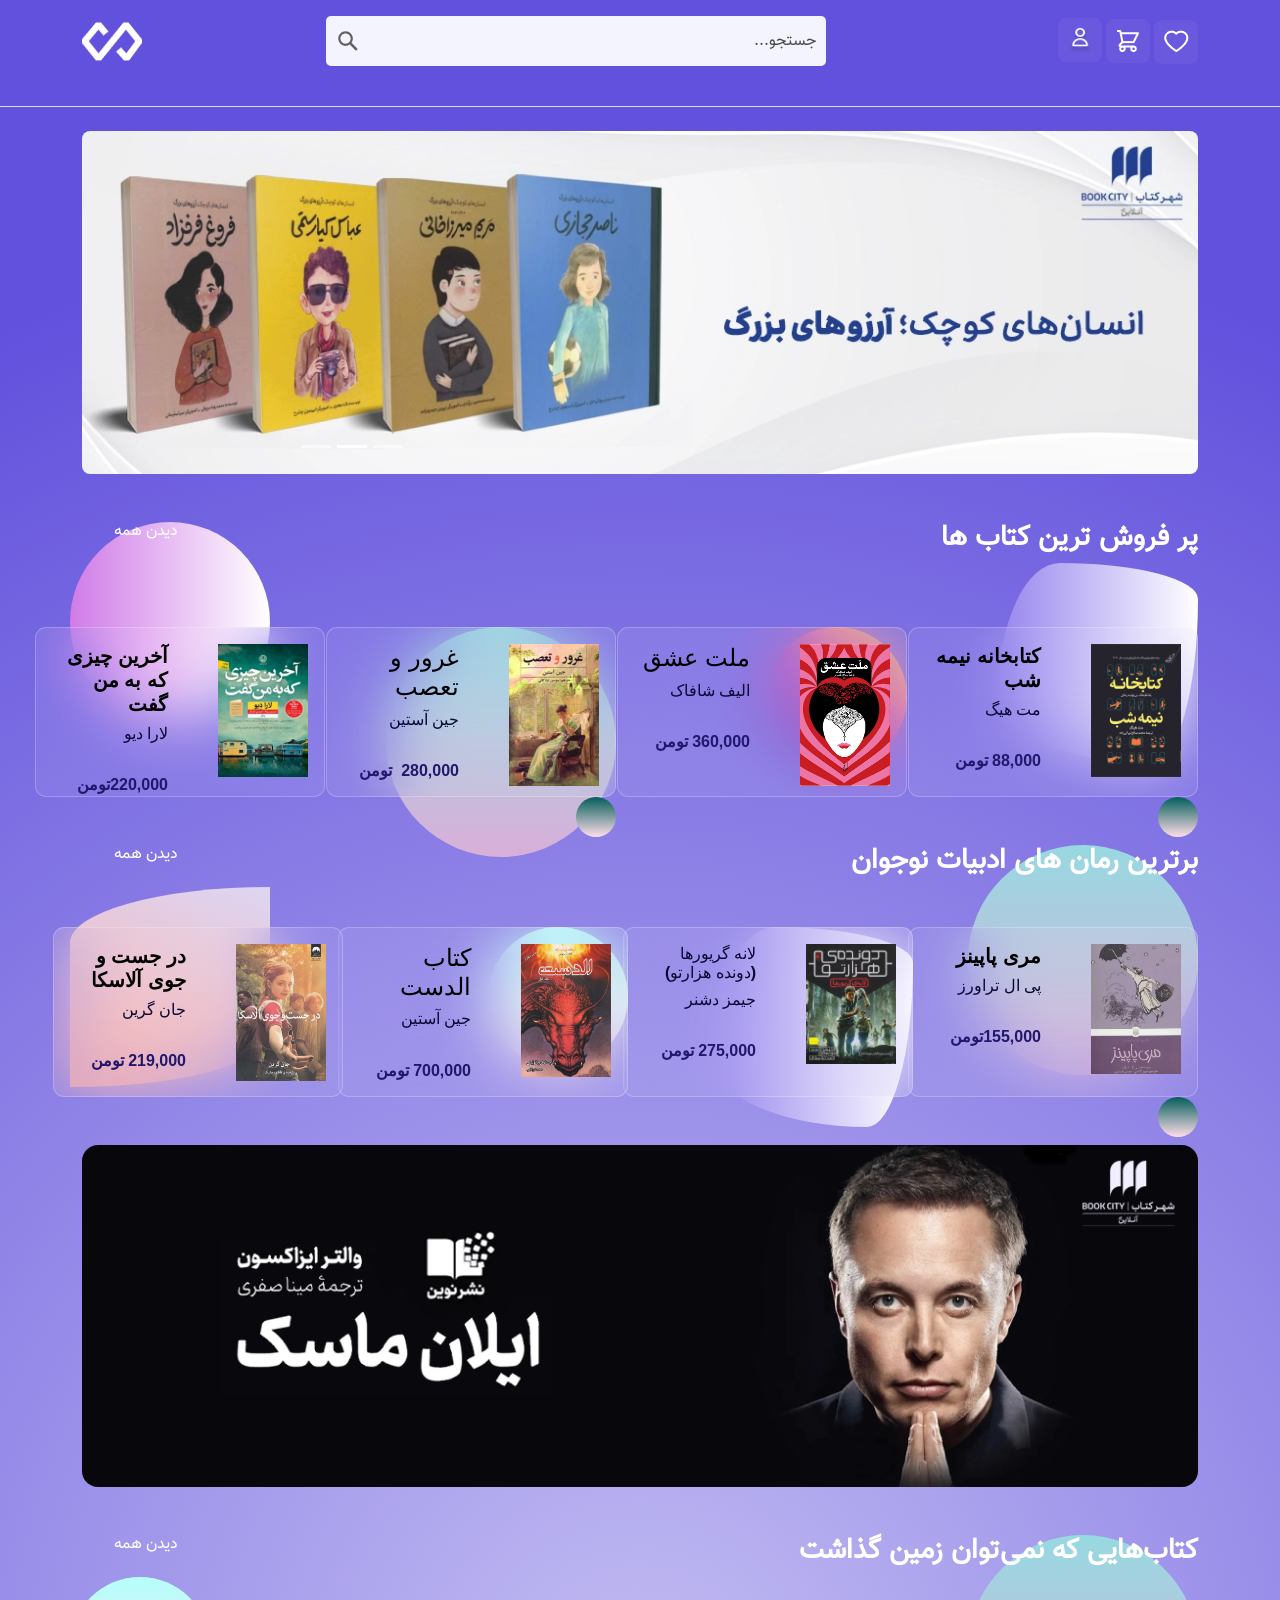
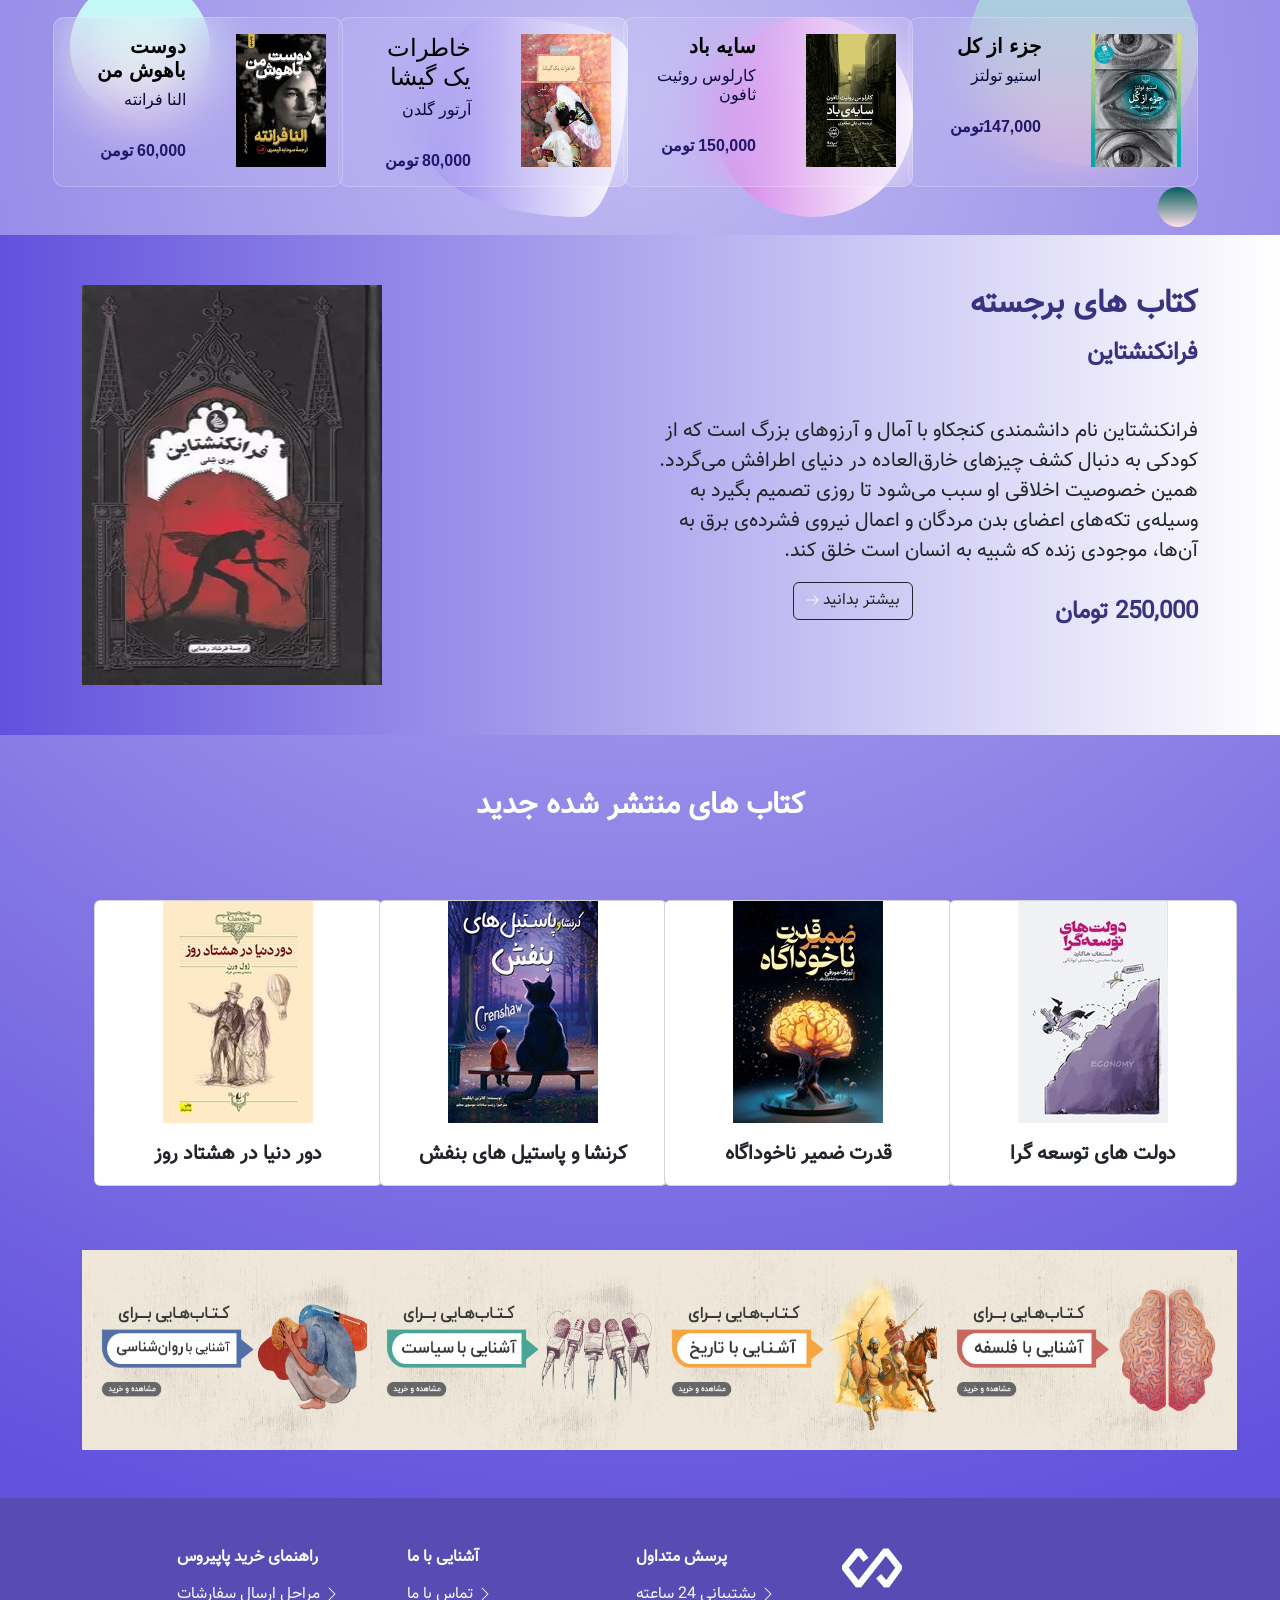
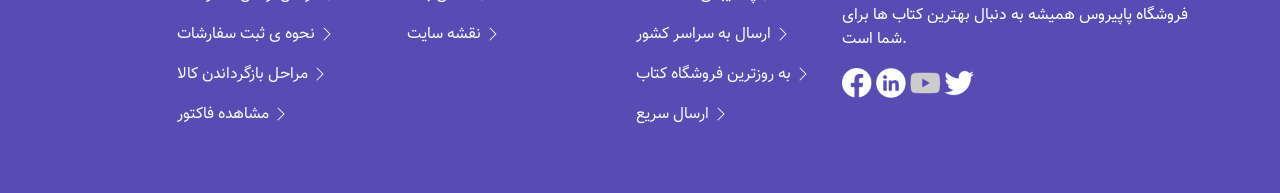
<file: frontend/index.html>
<!DOCTYPE html>
<html lang="en">
  <head>
    <meta charset="UTF-8" />
    <meta name="viewport" content="width=device-width, initial-scale=1.0" />
    <title>papyrus</title>
    <link rel="stylesheet" href="statics/style.css" />
    <link rel="stylesheet" href="./statics/bootstrap/bootstrap.min.css" />
  </head>
  <body>
    <section class="sec-1">
      <div class="container">
        <header
          class="d-flex flex-wrap align-items-center justify-content-center py-3 mb-4"
        >
          <div class="col-md-2 col-lg-2 mb-2 mb-md-0 logo">
            <a href="" class="text-decoration-none">
              <img
                src="./statics/icon/Logo (Stroke) (2).png"
                style="width: 60px; height: 39px"
              />
            </a>
          </div>
          <div class="col-md-6 col-lg-6" dir="rtl">
            <form>
              <input
                type="search"
                id="query"
                name="q"
                placeholder="جستجو..."
                aria-label="Search through site content"
              />
              <button class="search">
                <svg viewBox="0 0 1024 1024">
                  <path
                    class="path1"
                    d="M848.471 928l-263.059-263.059c-48.941 36.706-110.118 55.059-177.412 55.059-171.294 0-312-140.706-312-312s140.706-312 312-312c171.294 0 312 140.706 312 312 0 67.294-24.471 128.471-55.059 177.412l263.059 263.059-79.529 79.529zM189.623 408.078c0 121.364 97.091 218.455 218.455 218.455s218.455-97.091 218.455-218.455c0-121.364-103.159-218.455-218.455-218.455-121.364 0-218.455 97.091-218.455 218.455z"
                  ></path>
                </svg>
              </button>
            </form>
          </div>
          <div class="col-md-4 col-lg-4 icons text-end">
            <button class="btn-donate rounded-4">
              <div class="button-inner">
                <img style="width: 23.29px" src="./statics/icon/user.png"  />
              </div>
            </button>
            <button class="btn-donate rounded-4">
              <div class="button-inner">
                <img style="width: 24px" src="./statics/icon/shopping-cart.png" />
              </div>
            </button>
            <button class="btn-donate rounded-4">
              <div class="button-inner"><img src="./statics/icon/HEART (2).png" /></div>
            </button>
          </div>
        </header>
      </div>
      <div class="border-bottom mb-4"></div>
    </section>
    <section class="sec-2">
      <div class="container">
        <div
          id="myCarousel"
          class="carousel slide mb-6"
          data-bs-ride="carousel"
          data-bs-slide="next"
        >
          <div class="carousel-indicators">
            <button
              type="button"
              data-bs-target="#myCarousel"
              data-bs-slide-to="0"
              class=""
              aria-label="Slide 1"
            ></button>
            <button
              type="button"
              data-bs-target="#myCarousel"
              data-bs-slide-to="1"
              aria-label="Slide 2"
              class="active"
              aria-current="true"
            ></button>
            <button
              type="button"
              data-bs-target="#myCarousel"
              data-bs-slide-to="2"
              aria-label="Slide 3"
              class=""
            ></button>
          </div>
          <div class="carousel-inner">
            <div class="carousel-item">
              <a href="#"
                ><img
                  style="width: 100%"
                  src="./statics/img-book/99.webp"
                  class="rounded-3"
              /></a>
            </div>
            <div class="carousel-item active">
              <a href="#"
                ><img
                  class="rounded-3"
                  style="width: 100%"
                  src="./statics/img-book/145.webp"
              /></a>
            </div>
            <div class="carousel-item">
              <a href="#"
                ><img
                  class="rounded-3"
                  style="width: 100%"
                  src="./statics/img-book/88.webp"
              /></a>
            </div>
          </div>
        </div>
      </div>
    </section>
    <section class="sec-3 mt-5" dir="rtl">
      <div class="container" style="position: relative; top: 0; left: 0">
        <div class="box2" style="position: absolute; top: 0; left: 0"></div>
        <div class="row" style="position: relative; top: 0; left: 0">
          <div class="col-lg-6">
            <div class="books">
              <h3>پر فروش ترین کتاب ها</h3>
            </div>
          </div>
          <div class="col-lg-6">
            <div class="see">
              <a class="text-decoration-none" href="#"><h6>دیدن همه</h6></a>
            </div>
          </div>
        </div>
        <div class="box3" style="position: absolute; top: 40; left: 50"></div>
        <div class="row mt-3 g-5">
          <div class="col-lg-3 col-md-6 rowbok">
            <div class="container1">
              <div class="box">
                <div class="row">
                  <div class="col-6">
                    <a href="#"><img src="./statics/img-book/1234.jpg" /></a>
                  </div>
                  <div class="col-6 boxchild">
                    <a href="#" class="text-decoration-none">
                      <h5>کتابخانه نیمه شب</h5></a
                    >
                    <a href="#" class="text-decoration-none">
                      <h6>مت هیگ</h6></a
                    >
                    <br />
                    <h6  style="color: #21176b; font-weight: 700">
                      88,000 تومن
                    </h6>
                  </div>
                </div>
              </div>
              <div
                class="box6"
                style="position: absolute; top: 40; left: 50"
              ></div>
            </div>
          </div>
          <div class="col-lg-3 col-md-6 rowbok">
            <div class="container1">
              <div
                class="box4"
                style="position: absolute; top: 40; left: 50"
              ></div>
              <div class="box">
                <div class="row">
                  <div class="col-6">
                    <a href="#"><img src="./statics/img-book/178.png" /></a>
                  </div>
                  <div class="col-6 boxchild">
                    <a href="#" class="text-decoration-none">
                      <h4>ملت عشق</h4></a
                    >
                    <a href="#" class="text-decoration-none">
                      <h6>الیف شافاک</h6></a
                    >
                    <br />
                    <h6  style="color: #21176b; font-weight: 700">
                      360,000 تومن
                    </h6>
                  </div>
                </div>
              </div>
            </div>
          </div>
          <div class="col-lg-3 col-md-6 rowbok ">
            <div class="container1">
              <div
                class="box5"
                style="position: absolute; top: 40; left: 50"
              ></div>
              <div class="box">
                <div class="row">
                  <div class="col-6">
                    <a href="#"><img src="./statics/img-book/1-24.jpg" /></a>
                  </div>
                  <div class="col-6 boxchild">
                    <a href="#" class="text-decoration-none">
                      <h4>غرور و تعصب</h4></a
                    >
                    <a href="#" class="text-decoration-none">
                      <h6>جین آستین</h6></a
                    >
                    <br />
                    <h6 style="color: #21176b; font-weight: 700">
                      280,000  تومن
                    </h6>
                  </div>
                </div>
              </div>
              <div
                class="box6"
                style="position: absolute; top: 40; left: 50"
              ></div>
            </div>
          </div>
          <div class="col-lg-3 col-md-6 rowbok">
            <div class="container1">
              <div class="box">
                <div class="row">
                  <div class="col-6">
                    <a href="#"><img src="./statics/img-book/6-2.jpg" /></a>
                  </div>
                  <div class="col-6 boxchild">
                    <a href="#" class="text-decoration-none">
                      <h5>آخرین چیزی که به من گفت</h5></a
                    >
                    <a href="#" class="text-decoration-none">
                      <h6>لارا دیو</h6></a
                    >
                    <br />
                    <h6 style="color: #21176b; font-weight: 700">
                      220,000تومن
                    </h6>
                  </div>
                </div>
              </div>
            </div>
          </div>
        </div>
      </div>
    </section>
    <section class="sec-4 mt-5" dir="rtl">
      <div class="container mt-5" style="position: relative; top: 0; left: 0">
        <div class="box5" style="position: absolute; top: 60; left: 40"></div>
        <div class="row" style="position: relative; top: 0; left: 0">
          <div class="col-lg-6">
            <div class="books">
              <h3>برترین رمان های ادبیات نوجوان</h3>
            </div>
          </div>
          <div class="col-lg-6">
            <div class="see">
              <a class="text-decoration-none" href="#"><h6>دیدن همه</h6></a>
            </div>
          </div>
        </div>
        <div class="box7" style="position: absolute; top: 70; left: 0"></div>
        <div class="row mt-3 g-4">
          <div class="col-lg-3 col-md-6 rowbok">
            <div class="container1">
              <div class="box">
                <div class="row">
                  <div class="col-6">
                    <a href="#"><img src="./statics/roman/3.webp" /></a>
                  </div>
                  <div class="col-6 boxchild">
                    <a href="#" class="text-decoration-none">
                      <h5>مری پاپینز</h5></a
                    >
                    <a href="#" class="text-decoration-none">
                      <h6>پی ال تراورز</h6></a
                    >
                    <br />
                    <h6 style="color: #21176b; font-weight: 700">
                      155,000تومن
                    </h6>
                  </div>
                </div>
              </div>
              <div
                class="box6"
                style="position: absolute; top: 40; left: 50"
              ></div>
            </div>
          </div>
          <div class="col-lg-3 col-md-6 rowbok">
            <div
              class="box3"
              style="position: absolute; top: 40; left: 50"
            ></div>
            <div class="container1">
              <div class="box">
                <div class="row">
                  <div class="col-6">
                    <a href="#"><img src="./statics/roman/2.webp" /></a>
                  </div>
                  <div class="col-6 boxchild">
                    <a href="#" class="text-decoration-none">
                      <h6 style="font-weight: 550">
                         لانه گریورها (دونده هزارتو)
                      </h6></a
                    >
                    <a href="#" class="text-decoration-none">
                      <h6>جیمز دشنر</h6></a
                    >
                    <br />
                    <h6  style="color: #21176b; font-weight: 700">
                      275,000 تومن
                    </h6>
                  </div>
                </div>
              </div>
            </div>
          </div>
          <div class="col-lg-3 col-md-6 rowbok">
            <div
              class="box4"
              style="position: absolute; top: 40; left: 50"
            ></div>
            <div
              class="box8"
              style="position: absolute; top: 40; left: 50"
            ></div>
            <div class="container1">
              <div class="box">
                <div class="row">
                  <div class="col-6">
                    <a href="#"><img src="./statics/roman/4.webp" /></a>
                  </div>
                  <div class="col-6 boxchild">
                    <a href="#" class="text-decoration-none">
                      <h4>کتاب الدست</h4></a
                    >
                    <a href="#" class="text-decoration-none">
                      <h6>جین آستین</h6></a
                    >
                    <br />
                    <h6  style="color: #21176b; font-weight: 700">
                      700,000 تومن
                    </h6>
                  </div>
                </div>
              </div>
            </div>
          </div>
          <div class="col-lg-3 col-md-6 rowbok">
            <div class="container1">
              <div class="box">
                <div class="row">
                  <div class="col-6">
                    <a href="#"><img src="./statics/roman/5.webp" /></a>
                  </div>
                  <div class="col-6 boxchild">
                    <a href="#" class="text-decoration-none">
                      <h5> در جست و جوی آلاسکا</h5></a
                    >
                    <a href="#" class="text-decoration-none">
                      <h6>جان گرین</h6></a
                    >
                    <br />
                    <h6 style="color: #21176b; font-weight: 700">
                      219,000 تومن
                    </h6>
                  </div>
                </div>
              </div>
            </div>
          </div>
        </div>
      </div>
    </section>
    <section class="sec-5 mt-5">
      <div class="container">
        <div class="posterbok d-flex justify-content-center">
          <img class="rounded-4" style="width: 100%" src="./statics/roman/293.webp" />
        </div>
      </div>
    </section>
    <section class="sec-6 mt-5" dir="rtl">
      <div class="container mt-5" style="position: relative; top: 0; left: 0">
        <div class="box5" style="position: absolute; top: 60; left: 40"></div>
        <div class="row" style="position: relative; top: 0; left: 0">
          <div class="col-lg-6">
            <div class="books">
              <h3>کتاب‌هایی که نمی‌توان زمین گذاشت</h3>
            </div>
          </div>
          <div class="col-lg-6">
            <div class="see">
              <a class="text-decoration-none" href="#"><h6>دیدن همه</h6></a>
            </div>
          </div>
        </div>
        <div class="box8" style="position: absolute; top: 70; left: 0"></div>
        <div class="row mt-3">
          <div class="col-lg-3 col-md-6 g-4 rowbok">
            <div class="container1">
              <div class="box">
                <div class="row">
                  <div class="col-6">
                    <a href="#"><img src="./statics/roman/6.jpg" /></a>
                  </div>
                  <div class="col-6 boxchild">
                    <a href="#" class="text-decoration-none">
                      <h5>جزء از کل</h5></a
                    >
                    <a href="#" class="text-decoration-none">
                      <h6>استیو تولتز</h6></a
                    >
                    <br />
                    <h6  style="color: #21176b; font-weight: 700">
                      147,000تومن
                    </h6>
                  </div>
                </div>
              </div>
              <div
                class="box6"
                style="position: absolute; top: 40; left: 50"
              ></div>
            </div>
          </div>
          <div class="col-lg-3 col-md-6 g-4 rowbok">
            <div
              class="box2"
              style="position: absolute; top: 40; left: 50"
            ></div>
            <div class="container1">
              <div class="box">
                <div class="row">
                  <div class="col-6">
                    <a href="#"><img src="./statics/roman/7.jpg" /></a>
                  </div>
                  <div class="col-6 boxchild">
                    <a href="#" class="text-decoration-none">
                      <h5> سایه باد</h5></a
                    >
                    <a href="#" class="text-decoration-none">
                      <h6>کارلوس روئیت ثافون</h6></a
                    >
                    <br />
                    <h6 style="color: #21176b; font-weight: 700">
                      150,000 تومن
                    </h6>
                  </div>
                </div>
              </div>
            </div>
          </div>
          <div class="col-lg-3 col-md-6 g-4 rowbok">
            <div
              class="box3"
              style="position: absolute; top: 40; left: 50"
            ></div>
            <div class="container1">
              <div class="box">
                <div class="row">
                  <div class="col-6">
                    <a href="#"><img src="./statics/roman/9.jpg" /></a>
                  </div>
                  <div class="col-6 boxchild">
                    <a href="#" class="text-decoration-none">
                      <h4>خاطرات یک گیشا</h4></a
                    >
                    <a href="#" class="text-decoration-none">
                      <h6>آرتور گلدن</h6></a
                    >
                    <br />
                    <h6 style="color: #21176b; font-weight: 700">
                      80,000 تومن
                    </h6>
                  </div>
                </div>
              </div>
            </div>
          </div>
          <div class="col-lg-3 col-md-6 g-4 rowbok">
            <div class="container1">
              <div class="box">
                <div class="row">
                  <div class="col-6">
                    <a href="#"><img src="./statics/roman/8.jpg" /></a>
                  </div>
                  <div class="col-6 boxchild">
                    <a href="#" class="text-decoration-none">
                      <h5>دوست باهوش من</h5></a
                    >
                    <a href="#" class="text-decoration-none">
                      <h6>النا فرانته</h6></a
                    >
                    <br />
                    <h6 style="color: #21176b; font-weight: 700">
                      60,000 تومن
                    </h6>
                  </div>
                </div>
              </div>
            </div>
          </div>
        </div>
      </div>
    </section>
    <section class="sec-7 mt-5">
      <div class="container">
        <div class="row">
          <div class="col-lg-6">
            <img src="./statics/roman/7.webp" style="width: 300px; height: 400px" />
          </div>
          <div class="col-lg-6 contbook" dir="rtl">
            <h2 style="color: #393280; font-weight: 900">کتاب های برجسته</h2>
            <h4 class="mt-3" style="color: #393280; font-weight: 900">
              فرانکنشتاین
            </h4>
            <p class="mt-5">
              فرانکنشتاین نام دانشمندی کنجکاو با آمال و آرزوهای بزرگ است که از
              کودکی به دنبال کشف چیز‌های خارق‌العاده در دنیای اطرافش می‌گردد.
              همین خصوصیت اخلاقی او سبب می‌شود تا روزی تصمیم بگیرد به وسیله‌ی
              تکه‌های اعضای بدن مردگان و اعمال نیروی فشرده‌ی برق به آن‌ها،
              موجودی زنده که شبیه به انسان است خلق کند.
            </p>
            <div class="row">
              <div class="col">
                <h4 class="mt-3" style="color: #393280; font-weight: 900">
                  250,000 تومان
                </h4>
              </div>
              <div class="col">
                <div class="btn btn-outline-dark">
                  بیشتر بدانید
                  <img src="./statics/icon/Vector 2.png" />
                </div>
              </div>
            </div>
          </div>
        </div>
      </div>
    </section>
    <section class="sec-8 mt-5">
      <div class="container">
        <div class="newbook">
          <div class="newbok1 d-flex justify-content-center">
            کتاب های منتشر شده جدید
          </div>
          <div class="row mt-4">
            <div class="col-lg-3 col-md-6 g-5">
              <div class="card d-flex align-items-center">
                <a href="#"><img src="./statics/img-book/202325.jpg" /></a>
                <div class="card-body">
                  <p class="card-text">دور دنیا در هشتاد روز</p>
                </div>
              </div>
            </div>
            <div class="col-lg-3 col-md-6 g-5">
              <div class="card d-flex align-items-center">
                <a href="#"><img src="./statics/img-book/200304.jpg" /></a>
                <div class="card-body">
                  <p class="card-text">کرنشا و پاستیل های بنفش</p>
                </div>
              </div>
            </div>
            <div class="col-lg-3 col-md-6 g-5">
              <div class="card d-flex align-items-center">
                <a href="#"><img src="./statics/img-book/199463.jpg" /></a>
                <div class="card-body">
                  <p class="card-text">قدرت ضمیر ناخوداگاه</p>
                </div>
              </div>
            </div>
            <div class="col-lg-3 col-md-6 g-5">
              <div class="card d-flex align-items-center">
                <a href="#"><img src="./statics/img-book/203784.jpg" /></a>
                <div class="card-body">
                  <p class="card-text">دولت های توسعه گرا</p>
                </div>
              </div>
            </div>
          </div>
        </div>
      </div>
    </section>
    <section class="sec-9 mt-5">
      <div class="container">
        <div class="row">
          <div class="col-lg-3 col-md-6 book1">
            <a href="#"> <img class="mt-3" src="./statics/img-book/22.jpg" /></a>
          </div>
          <div class="col-lg-3 col-md-6 book1">
            <a href="#"><img class="mt-3" src="./statics/img-book/23.jpg" /></a>
          </div>
          <div class="col-lg-3 col-md-6 book1">
            <a href="#"> <img class="mt-3" src="./statics/img-book/24.jpg" /></a>
          </div>
          <div class="col-lg-3 col-md-6 book1">
            <a href="#"> <img class="mt-3" src="./statics/img-book/25.jpg" /></a>
          </div>
        </div>
      </div>
    </section>
    <footer class="sec-10 mt-5">
      <div class="container">
        <div class="footer">
          <div class="row">
            <div class="col-lg-7 offset-md-1">
              <div class="row g-5">
                <div class="col-lg-4">
                  <h6 class="fw-bold footer-header w-60 text-light">
                    راهنمای خرید پاپیروس
                  </h6>
                  <ul class="list-unstyled">
                    <li>
                      <a href="#" class="footer-link text-light nav-link mt-3">
                        مراحل ارسال سفارشات
                        <svg
                          xmlns="http://www.w3.org/2000/svg"
                          width="16"
                          height="16"
                          fill="currentColor"
                          class="bi bi-chevron-right"
                          viewBox="0 0 16 16"
                        >
                          <path
                            fill-rule="evenodd"
                            d="M4.646 1.646a.5.5 0 0 1 .708 0l6 6a.5.5 0 0 1 0 .708l-6 6a.5.5 0 0 1-.708-.708L10.293 8 4.646 2.354a.5.5 0 0 1 0-.708"
                          />
                        </svg>
                      </a>
                    </li>
                    <li>
                      <a href="#" class="footer-link text-light nav-link mt-3">
                        نحوه ی ثبت سفارشات
                        <svg
                          xmlns="http://www.w3.org/2000/svg"
                          width="16"
                          height="16"
                          fill="currentColor"
                          class="bi bi-chevron-right"
                          viewBox="0 0 16 16"
                        >
                          <path
                            fill-rule="evenodd"
                            d="M4.646 1.646a.5.5 0 0 1 .708 0l6 6a.5.5 0 0 1 0 .708l-6 6a.5.5 0 0 1-.708-.708L10.293 8 4.646 2.354a.5.5 0 0 1 0-.708"
                          />
                        </svg>
                      </a>
                    </li>
                    <li>
                      <a href="#" class="footer-link text-light nav-link mt-3"
                        >مراحل بازگرداندن کالا
                        <svg
                          xmlns="http://www.w3.org/2000/svg"
                          width="16"
                          height="16"
                          fill="currentColor"
                          class="bi bi-chevron-right"
                          viewBox="0 0 16 16"
                        >
                          <path
                            fill-rule="evenodd"
                            d="M4.646 1.646a.5.5 0 0 1 .708 0l6 6a.5.5 0 0 1 0 .708l-6 6a.5.5 0 0 1-.708-.708L10.293 8 4.646 2.354a.5.5 0 0 1 0-.708"
                          />
                        </svg>
                      </a>
                    </li>
                    <li>
                      <a href="#" class="footer-link text-light nav-link mt-3"
                        >مشاهده فاکتور
                        <svg
                          xmlns="http://www.w3.org/2000/svg"
                          width="16"
                          height="16"
                          fill="currentColor"
                          class="bi bi-chevron-right"
                          viewBox="0 0 16 16"
                        >
                          <path
                            fill-rule="evenodd"
                            d="M4.646 1.646a.5.5 0 0 1 .708 0l6 6a.5.5 0 0 1 0 .708l-6 6a.5.5 0 0 1-.708-.708L10.293 8 4.646 2.354a.5.5 0 0 1 0-.708"
                          />
                        </svg>
                      </a>
                    </li>
                  </ul>
                </div>
                <div class="col-lg-4">
                  <h6 class="fw-bold footer-header w-60 text-light">
                    آشنایی با ما
                  </h6>
                  <ul class="list-unstyled">
                    <li>
                      <a href="#" class="footer-link text-light nav-link mt-3">
                        تماس با ما
                        <svg
                          xmlns="http://www.w3.org/2000/svg"
                          width="16"
                          height="16"
                          fill="currentColor"
                          class="bi bi-chevron-right"
                          viewBox="0 0 16 16"
                        >
                          <path
                            fill-rule="evenodd"
                            d="M4.646 1.646a.5.5 0 0 1 .708 0l6 6a.5.5 0 0 1 0 .708l-6 6a.5.5 0 0 1-.708-.708L10.293 8 4.646 2.354a.5.5 0 0 1 0-.708"
                          />
                        </svg>
                      </a>
                    </li>
                    <li>
                      <a href="#" class="footer-link text-light nav-link mt-3">
                        نقشه سایت
                        <svg
                          xmlns="http://www.w3.org/2000/svg"
                          width="16"
                          height="16"
                          fill="currentColor"
                          class="bi bi-chevron-right"
                          viewBox="0 0 16 16"
                        >
                          <path
                            fill-rule="evenodd"
                            d="M4.646 1.646a.5.5 0 0 1 .708 0l6 6a.5.5 0 0 1 0 .708l-6 6a.5.5 0 0 1-.708-.708L10.293 8 4.646 2.354a.5.5 0 0 1 0-.708"
                          />
                        </svg>
                      </a>
                    </li>
                  </ul>
                </div>
                <div class="col-lg-4">
                  <h6 class="fw-bold footer-header w-60 text-light">
                    پرسش متداول
                  </h6>
                  <ul class="list-unstyled">
                    <li>
                      <a href="#" class="footer-link text-light nav-link mt-3">
                        پشتیبانی 24 ساعته
                        <svg
                          xmlns="http://www.w3.org/2000/svg"
                          width="16"
                          height="16"
                          fill="currentColor"
                          class="bi bi-chevron-right"
                          viewBox="0 0 16 16"
                        >
                          <path
                            fill-rule="evenodd"
                            d="M4.646 1.646a.5.5 0 0 1 .708 0l6 6a.5.5 0 0 1 0 .708l-6 6a.5.5 0 0 1-.708-.708L10.293 8 4.646 2.354a.5.5 0 0 1 0-.708"
                          />
                        </svg>
                      </a>
                    </li>
                    <li>
                      <a href="#" class="footer-link text-light nav-link mt-3">
                        ارسال به سراسر کشور
                        <svg
                          xmlns="http://www.w3.org/2000/svg"
                          width="16"
                          height="16"
                          fill="currentColor"
                          class="bi bi-chevron-right"
                          viewBox="0 0 16 16"
                        >
                          <path
                            fill-rule="evenodd"
                            d="M4.646 1.646a.5.5 0 0 1 .708 0l6 6a.5.5 0 0 1 0 .708l-6 6a.5.5 0 0 1-.708-.708L10.293 8 4.646 2.354a.5.5 0 0 1 0-.708"
                          />
                        </svg>
                      </a>
                    </li>
                    <li>
                      <a href="#" class="footer-link text-light nav-link mt-3">
                        به روزترین فروشگاه کتاب
                        <svg
                          xmlns="http://www.w3.org/2000/svg"
                          width="16"
                          height="16"
                          fill="currentColor"
                          class="bi bi-chevron-right"
                          viewBox="0 0 16 16"
                        >
                          <path
                            fill-rule="evenodd"
                            d="M4.646 1.646a.5.5 0 0 1 .708 0l6 6a.5.5 0 0 1 0 .708l-6 6a.5.5 0 0 1-.708-.708L10.293 8 4.646 2.354a.5.5 0 0 1 0-.708"
                          />
                        </svg>
                      </a>
                    </li>
                    <li>
                      <a href="#" class="text-light nav-link mt-3">
                        ارسال سریع
                        <svg
                          xmlns="http://www.w3.org/2000/svg"
                          width="16"
                          height="16"
                          fill="currentColor"
                          class="bi bi-chevron-right"
                          viewBox="0 0 16 16"
                        >
                          <path
                            fill-rule="evenodd"
                            d="M4.646 1.646a.5.5 0 0 1 .708 0l6 6a.5.5 0 0 1 0 .708l-6 6a.5.5 0 0 1-.708-.708L10.293 8 4.646 2.354a.5.5 0 0 1 0-.708"
                          />
                        </svg>
                      </a>
                    </li>
                  </ul>
                </div>
              </div>
            </div>
            <div class="col-lg-4">
              <div class="logo2">
                <img src="./statics/icon/Logo (Stroke) (2).png" />
              </div>
              <div class="textfotter mt-3">
                فروشگاه پاپیروس همیشه به دنبال بهترین کتاب ها برای شما است.
              </div>
              <div class="iconcontent mt-3">
                <img style="width:30px;" src="./statics/icon/Mask group (3).png" />
                <img style="width:30px;" src="./statics/icon/Mask group (4).png" />
                <img style="width:30px;" src="./statics/icon/Mask group (5).png" />
                <img style="width:30px;" src="./statics/icon/Mask group.png" />
              </div>
            </div>
          </div>
        </div>
      </div>
    </footer>


    <script src="./statics/bootstrap/bootstrap.min.js"></script>
  </body>
</html>
</file>
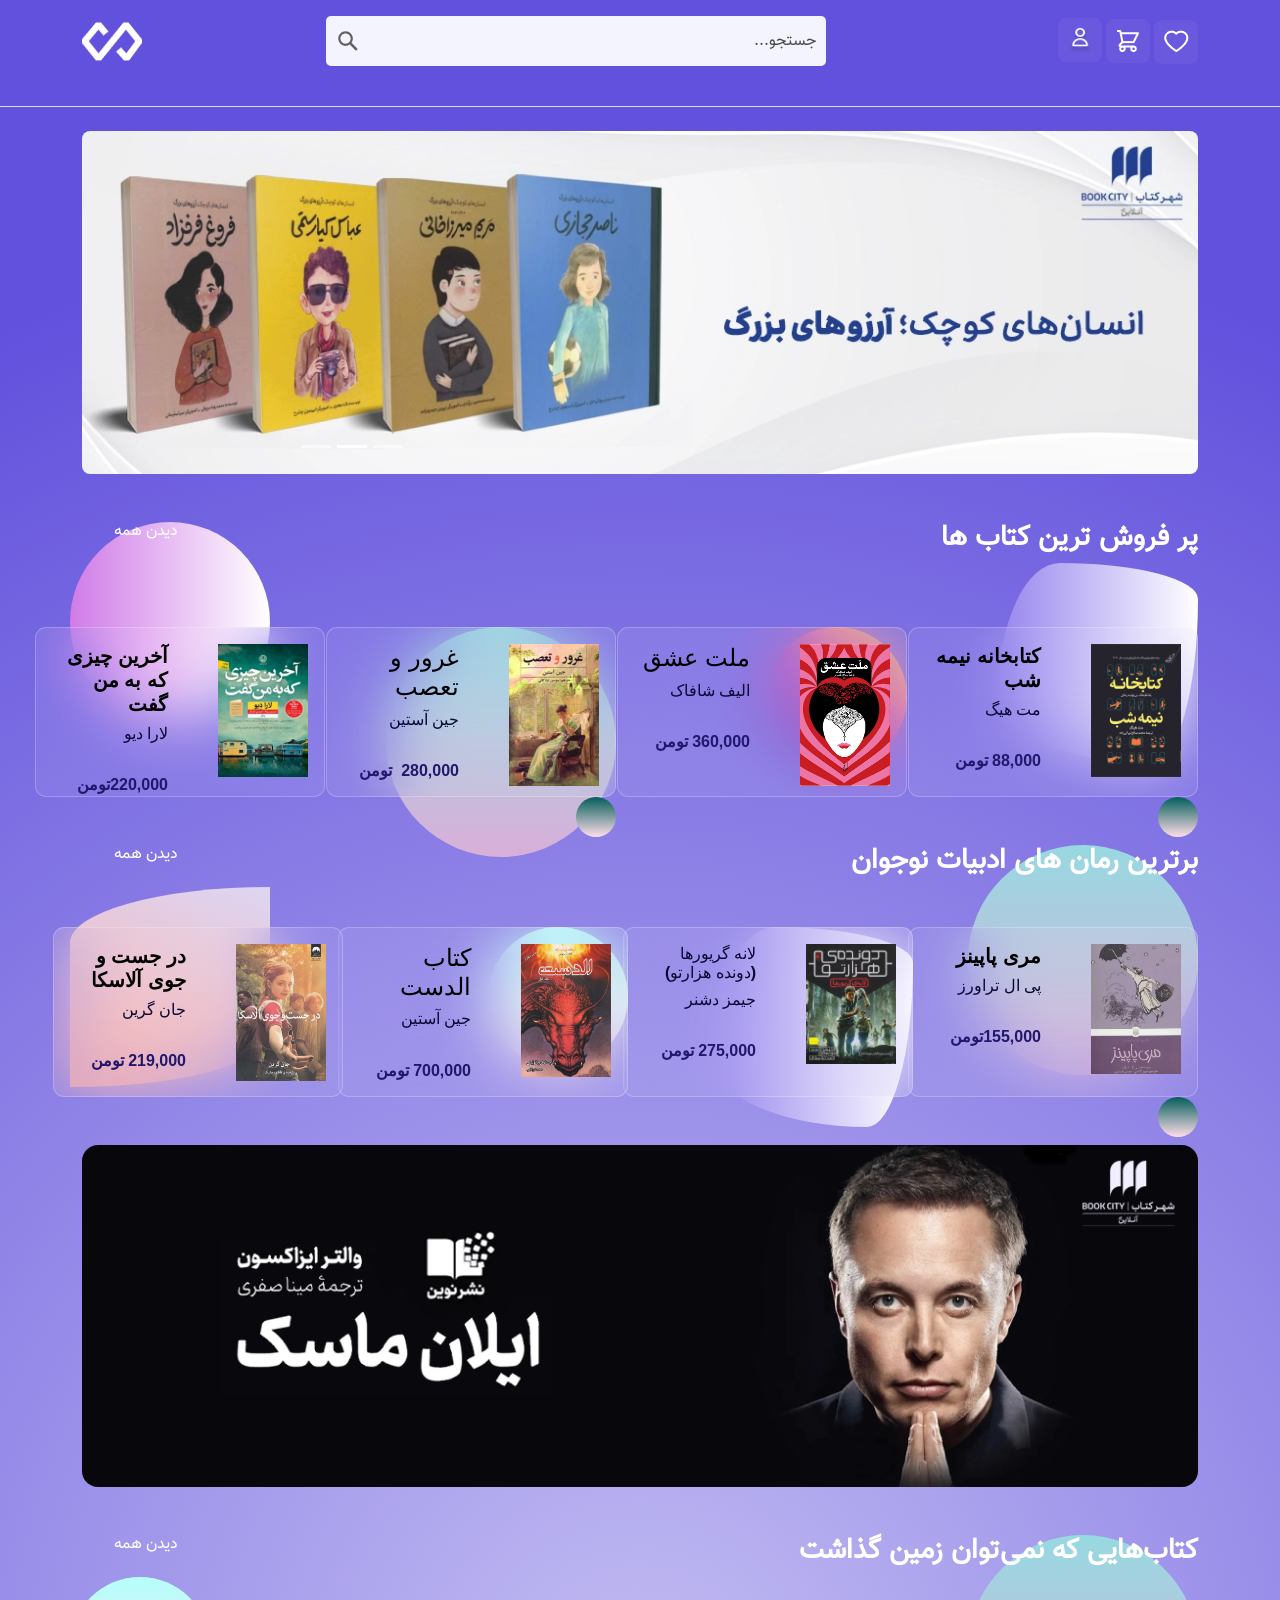
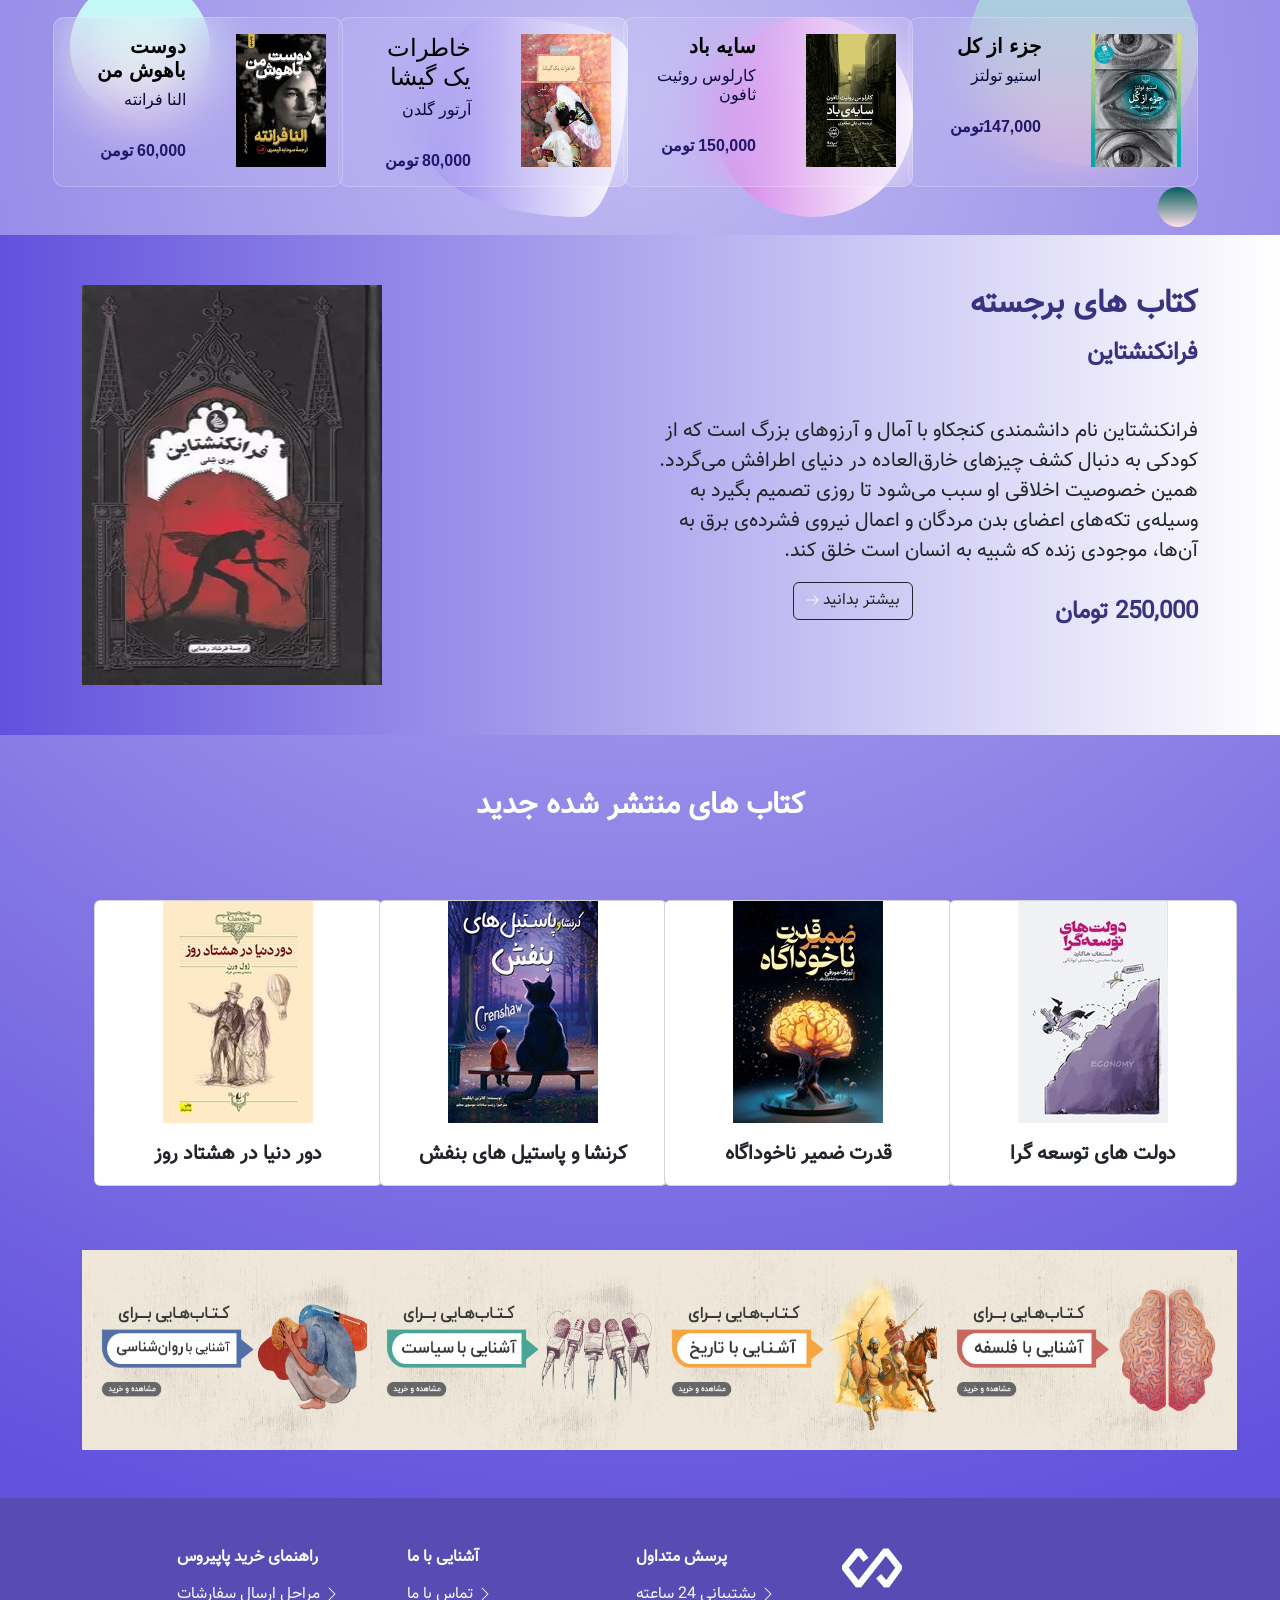
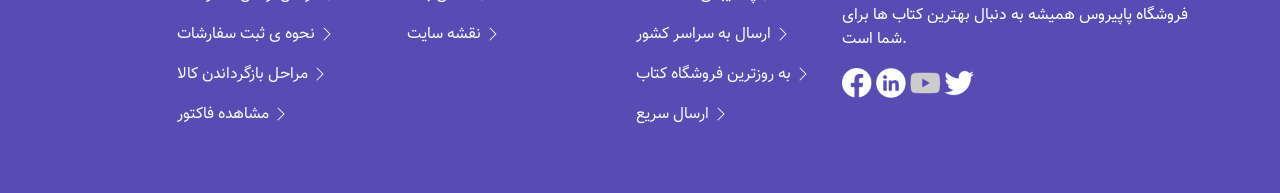
<file: book-store-master/frontend/statics/index.html>
<!DOCTYPE html>
<html lang="en">
  <head>
    <meta charset="UTF-8" />
    <meta name="viewport" content="width=device-width, initial-scale=1.0" />
    <title>papyrus</title>
    <link rel="stylesheet" href="style.css" />
    <link rel="stylesheet" href="bootstrap/bootstrap.min.css" />
  </head>
  <body>
    <section class="sec-1">
      <div class="container">
        <header
          class="d-flex flex-wrap align-items-center justify-content-center py-3 mb-4"
        >
          <div class="col-md-2 col-lg-2 mb-2 mb-md-0 logo">
            <a href="" class="text-decoration-none">
              <img
                src="icon/Logo (Stroke) (2).png"
                style="width: 60px; height: 39px"
              />
            </a>
          </div>
          <div class="col-md-6 col-lg-6" dir="rtl">
            <form>
              <input
                type="search"
                id="query"
                name="q"
                placeholder="جستجو..."
                aria-label="Search through site content"
              />
              <button class="search">
                <svg viewBox="0 0 1024 1024">
                  <path
                    class="path1"
                    d="M848.471 928l-263.059-263.059c-48.941 36.706-110.118 55.059-177.412 55.059-171.294 0-312-140.706-312-312s140.706-312 312-312c171.294 0 312 140.706 312 312 0 67.294-24.471 128.471-55.059 177.412l263.059 263.059-79.529 79.529zM189.623 408.078c0 121.364 97.091 218.455 218.455 218.455s218.455-97.091 218.455-218.455c0-121.364-103.159-218.455-218.455-218.455-121.364 0-218.455 97.091-218.455 218.455z"
                  ></path>
                </svg>
              </button>
            </form>
          </div>
          <div class="col-md-4 col-lg-4 icons text-end">
            <button class="btn-donate rounded-4">
              <div class="button-inner">
                <img style="width: 23.29px" src="icon/user.png"  />
              </div>
            </button>
            <button class="btn-donate rounded-4">
              <div class="button-inner">
                <img style="width: 24px" src="icon/shopping-cart.png" />
              </div>
            </button>
            <button class="btn-donate rounded-4">
              <div class="button-inner"><img src="icon/HEART (2).png" /></div>
            </button>
          </div>
        </header>
      </div>
      <div class="border-bottom mb-4"></div>
    </section>
    <section class="sec-2">
      <div class="container">
        <div
          id="myCarousel"
          class="carousel slide mb-6"
          data-bs-ride="carousel"
          data-bs-slide="next"
        >
          <div class="carousel-indicators">
            <button
              type="button"
              data-bs-target="#myCarousel"
              data-bs-slide-to="0"
              class=""
              aria-label="Slide 1"
            ></button>
            <button
              type="button"
              data-bs-target="#myCarousel"
              data-bs-slide-to="1"
              aria-label="Slide 2"
              class="active"
              aria-current="true"
            ></button>
            <button
              type="button"
              data-bs-target="#myCarousel"
              data-bs-slide-to="2"
              aria-label="Slide 3"
              class=""
            ></button>
          </div>
          <div class="carousel-inner">
            <div class="carousel-item">
              <a href="#"
                ><img
                  style="width: 100%"
                  src="img-book/99.webp"
                  class="rounded-3"
              /></a>
            </div>
            <div class="carousel-item active">
              <a href="#"
                ><img
                  class="rounded-3"
                  style="width: 100%"
                  src="img-book/145.webp"
              /></a>
            </div>
            <div class="carousel-item">
              <a href="#"
                ><img
                  class="rounded-3"
                  style="width: 100%"
                  src="img-book/88.webp"
              /></a>
            </div>
          </div>
        </div>
      </div>
    </section>
    <section class="sec-3 mt-5" dir="rtl">
      <div class="container" style="position: relative; top: 0; left: 0">
        <div class="box2" style="position: absolute; top: 0; left: 0"></div>
        <div class="row" style="position: relative; top: 0; left: 0">
          <div class="col-lg-6">
            <div class="books">
              <h3>پر فروش ترین کتاب ها</h3>
            </div>
          </div>
          <div class="col-lg-6">
            <div class="see">
              <a class="text-decoration-none" href="#"><h6>دیدن همه</h6></a>
            </div>
          </div>
        </div>
        <div class="box3" style="position: absolute; top: 40; left: 50"></div>
        <div class="row mt-3 g-5">
          <div class="col-lg-3 col-md-6 rowbok">
            <div class="container1">
              <div class="box">
                <div class="row">
                  <div class="col-6">
                    <a href="#"><img src="img-book/1234.jpg" /></a>
                  </div>
                  <div class="col-6 boxchild">
                    <a href="#" class="text-decoration-none">
                      <h5>کتابخانه نیمه شب</h5></a
                    >
                    <a href="#" class="text-decoration-none">
                      <h6>مت هیگ</h6></a
                    >
                    <br />
                    <h6  style="color: #21176b; font-weight: 700">
                      88,000 تومن
                    </h6>
                  </div>
                </div>
              </div>
              <div
                class="box6"
                style="position: absolute; top: 40; left: 50"
              ></div>
            </div>
          </div>
          <div class="col-lg-3 col-md-6 rowbok">
            <div class="container1">
              <div
                class="box4"
                style="position: absolute; top: 40; left: 50"
              ></div>
              <div class="box">
                <div class="row">
                  <div class="col-6">
                    <a href="#"><img src="img-book/178.png" /></a>
                  </div>
                  <div class="col-6 boxchild">
                    <a href="#" class="text-decoration-none">
                      <h4>ملت عشق</h4></a
                    >
                    <a href="#" class="text-decoration-none">
                      <h6>الیف شافاک</h6></a
                    >
                    <br />
                    <h6  style="color: #21176b; font-weight: 700">
                      360,000 تومن
                    </h6>
                  </div>
                </div>
              </div>
            </div>
          </div>
          <div class="col-lg-3 col-md-6 rowbok ">
            <div class="container1">
              <div
                class="box5"
                style="position: absolute; top: 40; left: 50"
              ></div>
              <div class="box">
                <div class="row">
                  <div class="col-6">
                    <a href="#"><img src="img-book/1-24.jpg" /></a>
                  </div>
                  <div class="col-6 boxchild">
                    <a href="#" class="text-decoration-none">
                      <h4>غرور و تعصب</h4></a
                    >
                    <a href="#" class="text-decoration-none">
                      <h6>جین آستین</h6></a
                    >
                    <br />
                    <h6 style="color: #21176b; font-weight: 700">
                      280,000  تومن
                    </h6>
                  </div>
                </div>
              </div>
              <div
                class="box6"
                style="position: absolute; top: 40; left: 50"
              ></div>
            </div>
          </div>
          <div class="col-lg-3 col-md-6 rowbok">
            <div class="container1">
              <div class="box">
                <div class="row">
                  <div class="col-6">
                    <a href="#"><img src="img-book/6-2.jpg" /></a>
                  </div>
                  <div class="col-6 boxchild">
                    <a href="#" class="text-decoration-none">
                      <h5>آخرین چیزی که به من گفت</h5></a
                    >
                    <a href="#" class="text-decoration-none">
                      <h6>لارا دیو</h6></a
                    >
                    <br />
                    <h6 style="color: #21176b; font-weight: 700">
                      220,000تومن
                    </h6>
                  </div>
                </div>
              </div>
            </div>
          </div>
        </div>
      </div>
    </section>
    <section class="sec-4 mt-5" dir="rtl">
      <div class="container mt-5" style="position: relative; top: 0; left: 0">
        <div class="box5" style="position: absolute; top: 60; left: 40"></div>
        <div class="row" style="position: relative; top: 0; left: 0">
          <div class="col-lg-6">
            <div class="books">
              <h3>برترین رمان های ادبیات نوجوان</h3>
            </div>
          </div>
          <div class="col-lg-6">
            <div class="see">
              <a class="text-decoration-none" href="#"><h6>دیدن همه</h6></a>
            </div>
          </div>
        </div>
        <div class="box7" style="position: absolute; top: 70; left: 0"></div>
        <div class="row mt-3 g-4">
          <div class="col-lg-3 col-md-6 rowbok">
            <div class="container1">
              <div class="box">
                <div class="row">
                  <div class="col-6">
                    <a href="#"><img src="roman/3.webp" /></a>
                  </div>
                  <div class="col-6 boxchild">
                    <a href="#" class="text-decoration-none">
                      <h5>مری پاپینز</h5></a
                    >
                    <a href="#" class="text-decoration-none">
                      <h6>پی ال تراورز</h6></a
                    >
                    <br />
                    <h6 style="color: #21176b; font-weight: 700">
                      155,000تومن
                    </h6>
                  </div>
                </div>
              </div>
              <div
                class="box6"
                style="position: absolute; top: 40; left: 50"
              ></div>
            </div>
          </div>
          <div class="col-lg-3 col-md-6 rowbok">
            <div
              class="box3"
              style="position: absolute; top: 40; left: 50"
            ></div>
            <div class="container1">
              <div class="box">
                <div class="row">
                  <div class="col-6">
                    <a href="#"><img src="roman/2.webp" /></a>
                  </div>
                  <div class="col-6 boxchild">
                    <a href="#" class="text-decoration-none">
                      <h6 style="font-weight: 550">
                         لانه گریورها (دونده هزارتو)
                      </h6></a
                    >
                    <a href="#" class="text-decoration-none">
                      <h6>جیمز دشنر</h6></a
                    >
                    <br />
                    <h6  style="color: #21176b; font-weight: 700">
                      275,000 تومن
                    </h6>
                  </div>
                </div>
              </div>
            </div>
          </div>
          <div class="col-lg-3 col-md-6 rowbok">
            <div
              class="box4"
              style="position: absolute; top: 40; left: 50"
            ></div>
            <div
              class="box8"
              style="position: absolute; top: 40; left: 50"
            ></div>
            <div class="container1">
              <div class="box">
                <div class="row">
                  <div class="col-6">
                    <a href="#"><img src="roman/4.webp" /></a>
                  </div>
                  <div class="col-6 boxchild">
                    <a href="#" class="text-decoration-none">
                      <h4>کتاب الدست</h4></a
                    >
                    <a href="#" class="text-decoration-none">
                      <h6>جین آستین</h6></a
                    >
                    <br />
                    <h6  style="color: #21176b; font-weight: 700">
                      700,000 تومن
                    </h6>
                  </div>
                </div>
              </div>
            </div>
          </div>
          <div class="col-lg-3 col-md-6 rowbok">
            <div class="container1">
              <div class="box">
                <div class="row">
                  <div class="col-6">
                    <a href="#"><img src="roman/5.webp" /></a>
                  </div>
                  <div class="col-6 boxchild">
                    <a href="#" class="text-decoration-none">
                      <h5> در جست و جوی آلاسکا</h5></a
                    >
                    <a href="#" class="text-decoration-none">
                      <h6>جان گرین</h6></a
                    >
                    <br />
                    <h6 style="color: #21176b; font-weight: 700">
                      219,000 تومن
                    </h6>
                  </div>
                </div>
              </div>
            </div>
          </div>
        </div>
      </div>
    </section>
    <section class="sec-5 mt-5">
      <div class="container">
        <div class="posterbok d-flex justify-content-center">
          <img class="rounded-4" style="width: 100%" src="roman/293.webp" />
        </div>
      </div>
    </section>
    <section class="sec-6 mt-5" dir="rtl">
      <div class="container mt-5" style="position: relative; top: 0; left: 0">
        <div class="box5" style="position: absolute; top: 60; left: 40"></div>
        <div class="row" style="position: relative; top: 0; left: 0">
          <div class="col-lg-6">
            <div class="books">
              <h3>کتاب‌هایی که نمی‌توان زمین گذاشت</h3>
            </div>
          </div>
          <div class="col-lg-6">
            <div class="see">
              <a class="text-decoration-none" href="#"><h6>دیدن همه</h6></a>
            </div>
          </div>
        </div>
        <div class="box8" style="position: absolute; top: 70; left: 0"></div>
        <div class="row mt-3">
          <div class="col-lg-3 col-md-6 g-4 rowbok">
            <div class="container1">
              <div class="box">
                <div class="row">
                  <div class="col-6">
                    <a href="#"><img src="roman/6.jpg" /></a>
                  </div>
                  <div class="col-6 boxchild">
                    <a href="#" class="text-decoration-none">
                      <h5>جزء از کل</h5></a
                    >
                    <a href="#" class="text-decoration-none">
                      <h6>استیو تولتز</h6></a
                    >
                    <br />
                    <h6  style="color: #21176b; font-weight: 700">
                      147,000تومن
                    </h6>
                  </div>
                </div>
              </div>
              <div
                class="box6"
                style="position: absolute; top: 40; left: 50"
              ></div>
            </div>
          </div>
          <div class="col-lg-3 col-md-6 g-4 rowbok">
            <div
              class="box2"
              style="position: absolute; top: 40; left: 50"
            ></div>
            <div class="container1">
              <div class="box">
                <div class="row">
                  <div class="col-6">
                    <a href="#"><img src="roman/7.jpg" /></a>
                  </div>
                  <div class="col-6 boxchild">
                    <a href="#" class="text-decoration-none">
                      <h5> سایه باد</h5></a
                    >
                    <a href="#" class="text-decoration-none">
                      <h6>کارلوس روئیت ثافون</h6></a
                    >
                    <br />
                    <h6 style="color: #21176b; font-weight: 700">
                      150,000 تومن
                    </h6>
                  </div>
                </div>
              </div>
            </div>
          </div>
          <div class="col-lg-3 col-md-6 g-4 rowbok">
            <div
              class="box3"
              style="position: absolute; top: 40; left: 50"
            ></div>
            <div class="container1">
              <div class="box">
                <div class="row">
                  <div class="col-6">
                    <a href="#"><img src="roman/9.jpg" /></a>
                  </div>
                  <div class="col-6 boxchild">
                    <a href="#" class="text-decoration-none">
                      <h4>خاطرات یک گیشا</h4></a
                    >
                    <a href="#" class="text-decoration-none">
                      <h6>آرتور گلدن</h6></a
                    >
                    <br />
                    <h6 style="color: #21176b; font-weight: 700">
                      80,000 تومن
                    </h6>
                  </div>
                </div>
              </div>
            </div>
          </div>
          <div class="col-lg-3 col-md-6 g-4 rowbok">
            <div class="container1">
              <div class="box">
                <div class="row">
                  <div class="col-6">
                    <a href="#"><img src="roman/8.jpg" /></a>
                  </div>
                  <div class="col-6 boxchild">
                    <a href="#" class="text-decoration-none">
                      <h5>دوست باهوش من</h5></a
                    >
                    <a href="#" class="text-decoration-none">
                      <h6>النا فرانته</h6></a
                    >
                    <br />
                    <h6 style="color: #21176b; font-weight: 700">
                      60,000 تومن
                    </h6>
                  </div>
                </div>
              </div>
            </div>
          </div>
        </div>
      </div>
    </section>
    <section class="sec-7 mt-5">
      <div class="container">
        <div class="row">
          <div class="col-lg-6">
            <img src="roman/7.webp" style="width: 300px; height: 400px" />
          </div>
          <div class="col-lg-6 contbook" dir="rtl">
            <h2 style="color: #393280; font-weight: 900">کتاب های برجسته</h2>
            <h4 class="mt-3" style="color: #393280; font-weight: 900">
              فرانکنشتاین
            </h4>
            <p class="mt-5">
              فرانکنشتاین نام دانشمندی کنجکاو با آمال و آرزوهای بزرگ است که از
              کودکی به دنبال کشف چیز‌های خارق‌العاده در دنیای اطرافش می‌گردد.
              همین خصوصیت اخلاقی او سبب می‌شود تا روزی تصمیم بگیرد به وسیله‌ی
              تکه‌های اعضای بدن مردگان و اعمال نیروی فشرده‌ی برق به آن‌ها،
              موجودی زنده که شبیه به انسان است خلق کند.
            </p>
            <div class="row">
              <div class="col">
                <h4 class="mt-3" style="color: #393280; font-weight: 900">
                  250,000 تومان
                </h4>
              </div>
              <div class="col">
                <div class="btn btn-outline-dark">
                  بیشتر بدانید
                  <img src="icon/Vector 2.png" />
                </div>
              </div>
            </div>
          </div>
        </div>
      </div>
    </section>
    <section class="sec-8 mt-5">
      <div class="container">
        <div class="newbook">
          <div class="newbok1 d-flex justify-content-center">
            کتاب های منتشر شده جدید
          </div>
          <div class="row mt-4">
            <div class="col-lg-3 col-md-6 g-5">
              <div class="card d-flex align-items-center">
                <a href="#"><img src="img-book/202325.jpg" /></a>
                <div class="card-body">
                  <p class="card-text">دور دنیا در هشتاد روز</p>
                </div>
              </div>
            </div>
            <div class="col-lg-3 col-md-6 g-5">
              <div class="card d-flex align-items-center">
                <a href="#"><img src="img-book/200304.jpg" /></a>
                <div class="card-body">
                  <p class="card-text">کرنشا و پاستیل های بنفش</p>
                </div>
              </div>
            </div>
            <div class="col-lg-3 col-md-6 g-5">
              <div class="card d-flex align-items-center">
                <a href="#"><img src="img-book/199463.jpg" /></a>
                <div class="card-body">
                  <p class="card-text">قدرت ضمیر ناخوداگاه</p>
                </div>
              </div>
            </div>
            <div class="col-lg-3 col-md-6 g-5">
              <div class="card d-flex align-items-center">
                <a href="#"><img src="img-book/203784.jpg" /></a>
                <div class="card-body">
                  <p class="card-text">دولت های توسعه گرا</p>
                </div>
              </div>
            </div>
          </div>
        </div>
      </div>
    </section>
    <section class="sec-9 mt-5">
      <div class="container">
        <div class="row">
          <div class="col-lg-3 col-md-6 book1">
            <a href="#"> <img class="mt-3" src="img-book/22.jpg" /></a>
          </div>
          <div class="col-lg-3 col-md-6 book1">
            <a href="#"><img class="mt-3" src="img-book/23.jpg" /></a>
          </div>
          <div class="col-lg-3 col-md-6 book1">
            <a href="#"> <img class="mt-3" src="img-book/24.jpg" /></a>
          </div>
          <div class="col-lg-3 col-md-6 book1">
            <a href="#"> <img class="mt-3" src="img-book/25.jpg" /></a>
          </div>
        </div>
      </div>
    </section>
    <footer class="sec-10 mt-5">
      <div class="container">
        <div class="footer">
          <div class="row">
            <div class="col-lg-7 offset-md-1">
              <div class="row g-5">
                <div class="col-lg-4">
                  <h6 class="fw-bold footer-header w-60 text-light">
                    راهنمای خرید پاپیروس
                  </h6>
                  <ul class="list-unstyled">
                    <li>
                      <a href="#" class="footer-link text-light nav-link mt-3">
                        مراحل ارسال سفارشات
                        <svg
                          xmlns="http://www.w3.org/2000/svg"
                          width="16"
                          height="16"
                          fill="currentColor"
                          class="bi bi-chevron-right"
                          viewBox="0 0 16 16"
                        >
                          <path
                            fill-rule="evenodd"
                            d="M4.646 1.646a.5.5 0 0 1 .708 0l6 6a.5.5 0 0 1 0 .708l-6 6a.5.5 0 0 1-.708-.708L10.293 8 4.646 2.354a.5.5 0 0 1 0-.708"
                          />
                        </svg>
                      </a>
                    </li>
                    <li>
                      <a href="#" class="footer-link text-light nav-link mt-3">
                        نحوه ی ثبت سفارشات
                        <svg
                          xmlns="http://www.w3.org/2000/svg"
                          width="16"
                          height="16"
                          fill="currentColor"
                          class="bi bi-chevron-right"
                          viewBox="0 0 16 16"
                        >
                          <path
                            fill-rule="evenodd"
                            d="M4.646 1.646a.5.5 0 0 1 .708 0l6 6a.5.5 0 0 1 0 .708l-6 6a.5.5 0 0 1-.708-.708L10.293 8 4.646 2.354a.5.5 0 0 1 0-.708"
                          />
                        </svg>
                      </a>
                    </li>
                    <li>
                      <a href="#" class="footer-link text-light nav-link mt-3"
                        >مراحل بازگرداندن کالا
                        <svg
                          xmlns="http://www.w3.org/2000/svg"
                          width="16"
                          height="16"
                          fill="currentColor"
                          class="bi bi-chevron-right"
                          viewBox="0 0 16 16"
                        >
                          <path
                            fill-rule="evenodd"
                            d="M4.646 1.646a.5.5 0 0 1 .708 0l6 6a.5.5 0 0 1 0 .708l-6 6a.5.5 0 0 1-.708-.708L10.293 8 4.646 2.354a.5.5 0 0 1 0-.708"
                          />
                        </svg>
                      </a>
                    </li>
                    <li>
                      <a href="#" class="footer-link text-light nav-link mt-3"
                        >مشاهده فاکتور
                        <svg
                          xmlns="http://www.w3.org/2000/svg"
                          width="16"
                          height="16"
                          fill="currentColor"
                          class="bi bi-chevron-right"
                          viewBox="0 0 16 16"
                        >
                          <path
                            fill-rule="evenodd"
                            d="M4.646 1.646a.5.5 0 0 1 .708 0l6 6a.5.5 0 0 1 0 .708l-6 6a.5.5 0 0 1-.708-.708L10.293 8 4.646 2.354a.5.5 0 0 1 0-.708"
                          />
                        </svg>
                      </a>
                    </li>
                  </ul>
                </div>
                <div class="col-lg-4">
                  <h6 class="fw-bold footer-header w-60 text-light">
                    آشنایی با ما
                  </h6>
                  <ul class="list-unstyled">
                    <li>
                      <a href="#" class="footer-link text-light nav-link mt-3">
                        تماس با ما
                        <svg
                          xmlns="http://www.w3.org/2000/svg"
                          width="16"
                          height="16"
                          fill="currentColor"
                          class="bi bi-chevron-right"
                          viewBox="0 0 16 16"
                        >
                          <path
                            fill-rule="evenodd"
                            d="M4.646 1.646a.5.5 0 0 1 .708 0l6 6a.5.5 0 0 1 0 .708l-6 6a.5.5 0 0 1-.708-.708L10.293 8 4.646 2.354a.5.5 0 0 1 0-.708"
                          />
                        </svg>
                      </a>
                    </li>
                    <li>
                      <a href="#" class="footer-link text-light nav-link mt-3">
                        نقشه سایت
                        <svg
                          xmlns="http://www.w3.org/2000/svg"
                          width="16"
                          height="16"
                          fill="currentColor"
                          class="bi bi-chevron-right"
                          viewBox="0 0 16 16"
                        >
                          <path
                            fill-rule="evenodd"
                            d="M4.646 1.646a.5.5 0 0 1 .708 0l6 6a.5.5 0 0 1 0 .708l-6 6a.5.5 0 0 1-.708-.708L10.293 8 4.646 2.354a.5.5 0 0 1 0-.708"
                          />
                        </svg>
                      </a>
                    </li>
                  </ul>
                </div>
                <div class="col-lg-4">
                  <h6 class="fw-bold footer-header w-60 text-light">
                    پرسش متداول
                  </h6>
                  <ul class="list-unstyled">
                    <li>
                      <a href="#" class="footer-link text-light nav-link mt-3">
                        پشتیبانی 24 ساعته
                        <svg
                          xmlns="http://www.w3.org/2000/svg"
                          width="16"
                          height="16"
                          fill="currentColor"
                          class="bi bi-chevron-right"
                          viewBox="0 0 16 16"
                        >
                          <path
                            fill-rule="evenodd"
                            d="M4.646 1.646a.5.5 0 0 1 .708 0l6 6a.5.5 0 0 1 0 .708l-6 6a.5.5 0 0 1-.708-.708L10.293 8 4.646 2.354a.5.5 0 0 1 0-.708"
                          />
                        </svg>
                      </a>
                    </li>
                    <li>
                      <a href="#" class="footer-link text-light nav-link mt-3">
                        ارسال به سراسر کشور
                        <svg
                          xmlns="http://www.w3.org/2000/svg"
                          width="16"
                          height="16"
                          fill="currentColor"
                          class="bi bi-chevron-right"
                          viewBox="0 0 16 16"
                        >
                          <path
                            fill-rule="evenodd"
                            d="M4.646 1.646a.5.5 0 0 1 .708 0l6 6a.5.5 0 0 1 0 .708l-6 6a.5.5 0 0 1-.708-.708L10.293 8 4.646 2.354a.5.5 0 0 1 0-.708"
                          />
                        </svg>
                      </a>
                    </li>
                    <li>
                      <a href="#" class="footer-link text-light nav-link mt-3">
                        به روزترین فروشگاه کتاب
                        <svg
                          xmlns="http://www.w3.org/2000/svg"
                          width="16"
                          height="16"
                          fill="currentColor"
                          class="bi bi-chevron-right"
                          viewBox="0 0 16 16"
                        >
                          <path
                            fill-rule="evenodd"
                            d="M4.646 1.646a.5.5 0 0 1 .708 0l6 6a.5.5 0 0 1 0 .708l-6 6a.5.5 0 0 1-.708-.708L10.293 8 4.646 2.354a.5.5 0 0 1 0-.708"
                          />
                        </svg>
                      </a>
                    </li>
                    <li>
                      <a href="#" class="text-light nav-link mt-3">
                        ارسال سریع
                        <svg
                          xmlns="http://www.w3.org/2000/svg"
                          width="16"
                          height="16"
                          fill="currentColor"
                          class="bi bi-chevron-right"
                          viewBox="0 0 16 16"
                        >
                          <path
                            fill-rule="evenodd"
                            d="M4.646 1.646a.5.5 0 0 1 .708 0l6 6a.5.5 0 0 1 0 .708l-6 6a.5.5 0 0 1-.708-.708L10.293 8 4.646 2.354a.5.5 0 0 1 0-.708"
                          />
                        </svg>
                      </a>
                    </li>
                  </ul>
                </div>
              </div>
            </div>
            <div class="col-lg-4">
              <div class="logo2">
                <img src="icon/Logo (Stroke) (2).png" />
              </div>
              <div class="textfotter mt-3">
                فروشگاه پاپیروس همیشه به دنبال بهترین کتاب ها برای شما است.
              </div>
              <div class="iconcontent mt-3">
                <img style="width:30px;" src="icon/Mask group (3).png" />
                <img style="width:30px;" src="icon/Mask group (4).png" />
                <img style="width:30px;" src="icon/Mask group (5).png" />
                <img style="width:30px;" src="icon/Mask group.png" />
              </div>
            </div>
          </div>
        </div>
      </div>
    </footer>


    <script src="bootstrap/bootstrap.min.js"></script>
  </body>
</html>
</file>
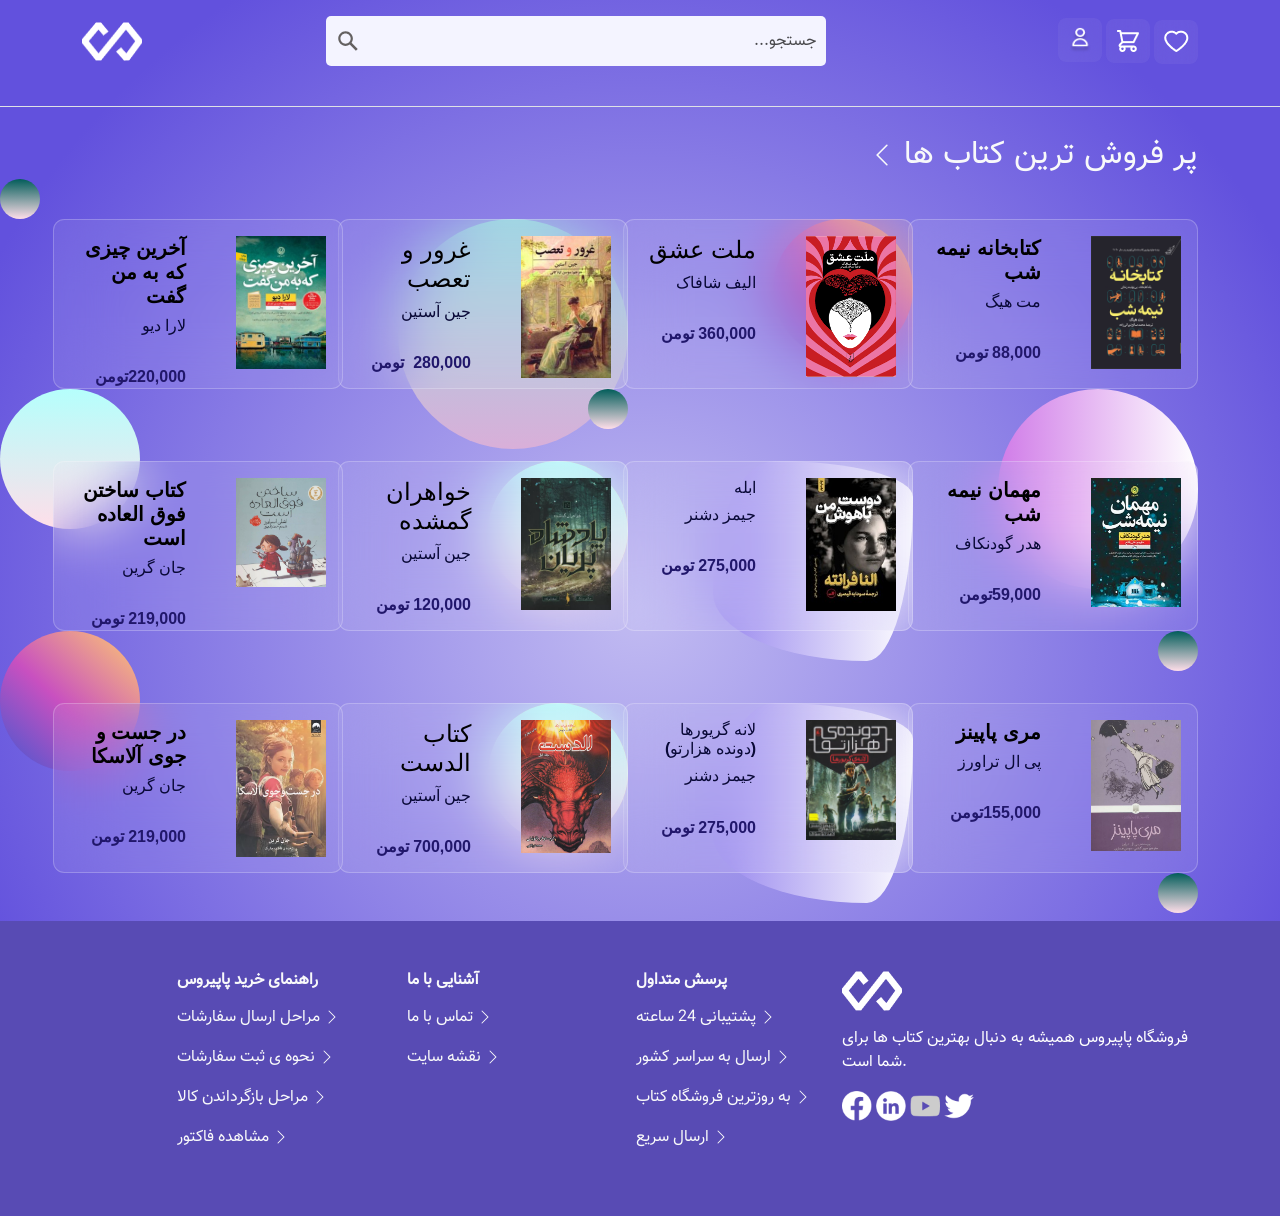
<file: frontend/index2.html>
<!DOCTYPE html>
<html lang="en">
  <head>
    <meta charset="UTF-8" />
    <meta name="viewport" content="width=device-width, initial-scale=1.0" />
    <title>پر فروش ترین کتاب ها </title>
    <link rel="stylesheet" href="statics/style.css" />
    <link rel="stylesheet" href="./statics/bootstrap/bootstrap.min.css" />
  </head>
  <body>
    <section class="sec-1">
      <div class="container">
        <header
          class="d-flex flex-wrap align-items-center justify-content-center py-3 mb-4"
        >
          <div class="col-md-2 col-lg-2 mb-2 mb-md-0 logo">
            <a href="" class="text-decoration-none">
              <img
                src="./statics/icon/Logo (Stroke) (2).png"
                style="width: 60px; height: 39px"
              />
            </a>
          </div>
          <div class="col-md-6 col-lg-6" dir="rtl">
            <form>
              <input
                type="search"
                id="query"
                name="q"
                placeholder="جستجو..."
                aria-label="Search through site content"
              />
              <button class="search">
                <svg viewBox="0 0 1024 1024">
                  <path
                    class="path1"
                    d="M848.471 928l-263.059-263.059c-48.941 36.706-110.118 55.059-177.412 55.059-171.294 0-312-140.706-312-312s140.706-312 312-312c171.294 0 312 140.706 312 312 0 67.294-24.471 128.471-55.059 177.412l263.059 263.059-79.529 79.529zM189.623 408.078c0 121.364 97.091 218.455 218.455 218.455s218.455-97.091 218.455-218.455c0-121.364-103.159-218.455-218.455-218.455-121.364 0-218.455 97.091-218.455 218.455z"
                  ></path>
                </svg>
              </button>
            </form>
          </div>
          <div class="col-md-4 col-lg-4 icons text-end">
            <button class="btn-donate rounded-4">
              <div class="button-inner">
                <img style="width: 23.29px" src="./statics/icon/user.png"  />
              </div>
            </button>
            <button class="btn-donate rounded-4">
              <div class="button-inner">
                <img style="width: 24px" src="./statics/icon/shopping-cart.png" />
              </div>
            </button>
            <button class="btn-donate rounded-4">
              <div class="button-inner"><img src="./statics/icon/HEART (2).png" /></div>
            </button>
          </div>
        </header>
      </div>
      <div class="border-bottom mb-4"></div>
    </section>
    <section class="sec-12" dir="rtl">
      <div class="container">
        <div class="best-selling text-light fs-2" dir="rtl">
          <a class="text-decoration-none text-light" href="#">
            پر فروش ترین کتاب ها
            <svg
              xmlns="http://www.w3.org/2000/svg"
              width="26"
              height="26"
              fill="currentColor"
              class="bi bi-chevron-left"
              viewBox="0 0 16 16"
            >
              <path
                fill-rule="evenodd"
                d="M11.354 1.646a.5.5 0 0 1 0 .708L5.707 8l5.647 5.646a.5.5 0 0 1-.708.708l-6-6a.5.5 0 0 1 0-.708l6-6a.5.5 0 0 1 .708 0"
              />
            </svg>
          </a>
        </div>
        <div class="box6" style="position: absolute; top: 70; left: 0"></div>
        <div class="row mt-3 g-4">
          <div class="col-lg-3 col-md-6 rowbok">
            <div class="container1">
              <div class="box">
                <div class="row">
                  <div class="col-6">
                    <a href="#"><img src="./statics/img-book/1234.jpg" /></a>
                  </div>
                  <div class="col-6 boxchild">
                    <a href="#" class="text-decoration-none">
                      <h5>کتابخانه نیمه شب</h5></a
                    >
                    <a href="#" class="text-decoration-none">
                      <h6>مت هیگ</h6></a
                    >
                    <br />
                    <h6 style="color: #21176b; font-weight: 700">
                      88,000 تومن
                    </h6>
                  </div>
                </div>
              </div>
              <div
                class="box2"
                style="position: absolute; top: 40; left: 50"
              ></div>
            </div>
          </div>
          <div class="col-lg-3 col-md-6 rowbok">
            <div class="container1">
              <div
                class="box4"
                style="position: absolute; top: 40; left: 50"
              ></div>
              <div class="box">
                <div class="row">
                  <div class="col-6">
                    <a href="#"><img src="./statics/img-book/178.png" /></a>
                  </div>
                  <div class="col-6 boxchild">
                    <a href="#" class="text-decoration-none">
                      <h4>ملت عشق</h4></a
                    >
                    <a href="#" class="text-decoration-none">
                      <h6>الیف شافاک</h6></a
                    >
                    <br />
                    <h6 style="color: #21176b; font-weight: 700">
                      360,000 تومن
                    </h6>
                  </div>
                </div>
              </div>
            </div>
          </div>
          <div class="col-lg-3 col-md-6 rowbok">
            <div class="container1">
              <div
                class="box5"
                style="position: absolute; top: 40; left: 50"
              ></div>
              <div class="box">
                <div class="row">
                  <div class="col-6">
                    <a href="#"><img src="./statics/img-book/1-24.jpg" /></a>
                  </div>
                  <div class="col-6 boxchild">
                    <a href="#" class="text-decoration-none">
                      <h4>غرور و تعصب</h4></a
                    >
                    <a href="#" class="text-decoration-none">
                      <h6>جین آستین</h6></a
                    >
                    <br />
                    <h6 style="color: #21176b; font-weight: 700">
                      280,000  تومن
                    </h6>
                  </div>
                </div>
              </div>
              <div
                class="box6"
                style="position: absolute; top: 40; left: 50"
              ></div>
            </div>
          </div>
          <div class="col-lg-3 col-md-6 rowbok">
            <div class="container1">
              <div class="box">
                <div class="row">
                  <div class="col-6">
                    <a href="#"><img src="./statics/img-book/6-2.jpg" /></a>
                  </div>
                  <div class="col-6 boxchild">
                    <a href="#" class="text-decoration-none">
                      <h5>آخرین چیزی که به من گفت</h5></a
                    >
                    <a href="#" class="text-decoration-none">
                      <h6>لارا دیو</h6></a
                    >
                    <br />
                    <h6 style="color: #21176b; font-weight: 700">
                      220,000تومن
                    </h6>
                  </div>
                </div>
              </div>
            </div>
          </div>
        </div>
        <div class="box8" style="position: absolute; top: 70; left: 0"></div>
        <div class="row mt-5 g-4">
          <div class="col-lg-3 col-md-6 rowbok">
            <div class="container1">
              <div class="box">
                <div class="row">
                  <div class="col-6">
                    <a href="#"><img src="./statics/img-book/2-3.jpg" /></a>
                  </div>
                  <div class="col-6 boxchild">
                    <a href="#" class="text-decoration-none">
                      <h5>مهمان نیمه شب</h5></a
                    >
                    <a href="#" class="text-decoration-none">
                      <h6>هدر گودنکاف</h6></a
                    >
                    <br />
                    <h6 style="color: #21176b; font-weight: 700">59,000تومن</h6>
                  </div>
                </div>
              </div>
              <div
                class="box6"
                style="position: absolute; top: 40; left: 50"
              ></div>
            </div>
          </div>
          <div class="col-lg-3 col-md-6 rowbok">
            <div
              class="box3"
              style="position: absolute; top: 40; left: 50"
            ></div>
            <div class="container1">
              <div class="box">
                <div class="row">
                  <div class="col-6">
                    <a href="#"><img src="./statics/roman/8.jpg" /></a>
                  </div>
                  <div class="col-6 boxchild">
                    <a href="#" class="text-decoration-none">
                      <h6 style="font-weight: 550">ابله</h6></a
                    >
                    <a href="#" class="text-decoration-none">
                      <h6>جیمز دشنر</h6></a
                    >
                    <br />
                    <h6 style="color: #21176b; font-weight: 700">
                      275,000 تومن
                    </h6>
                  </div>
                </div>
              </div>
            </div>
          </div>
          <div class="col-lg-3 col-md-6 rowbok">
            <div
              class="box4"
              style="position: absolute; top: 40; left: 50"
            ></div>
            <div
              class="box8"
              style="position: absolute; top: 40; left: 50"
            ></div>
            <div class="container1">
              <div class="box">
                <div class="row">
                  <div class="col-6">
                    <a href="#"><img src="./statics/roman/9.webp" /></a>
                  </div>
                  <div class="col-6 boxchild">
                    <a href="#" class="text-decoration-none">
                      <h4>خواهران گمشده</h4></a
                    >
                    <a href="#" class="text-decoration-none">
                      <h6>جین آستین</h6></a
                    >
                    <br />
                    <h6 style="color: #21176b; font-weight: 700">
                      120,000 تومن
                    </h6>
                  </div>
                </div>
              </div>
            </div>
          </div>
          <div class="col-lg-3 col-md-6 rowbok">
            <div class="container1">
              <div class="box">
                <div class="row">
                  <div class="col-6">
                    <a href="#"><img src="./statics/roman/12.webp" /></a>
                  </div>
                  <div class="col-6 boxchild">
                    <a href="#" class="text-decoration-none">
                      <h5>کتاب ساختن فوق العاده است</h5></a
                    >
                    <a href="#" class="text-decoration-none">
                      <h6>جان گرین</h6></a
                    >
                    <br />
                    <h6 style="color: #21176b; font-weight: 700">
                      219,000 تومن
                    </h6>
                  </div>
                </div>
              </div>
            </div>
          </div>
        </div>
        <div class="box4" style="position: absolute; top: 70; left: 0"></div>
        <div class="row mt-5 g-4">
          <div class="col-lg-3 col-md-6 rowbok">
            <div class="container1">
              <div class="box">
                <div class="row">
                  <div class="col-6">
                    <a href="#"><img src="./statics/roman/3.webp" /></a>
                  </div>
                  <div class="col-6 boxchild">
                    <a href="#" class="text-decoration-none">
                      <h5>مری پاپینز</h5></a
                    >
                    <a href="#" class="text-decoration-none">
                      <h6>پی ال تراورز</h6></a
                    >
                    <br />
                    <h6 style="color: #21176b; font-weight: 700">
                      155,000تومن
                    </h6>
                  </div>
                </div>
              </div>
              <div
                class="box6"
                style="position: absolute; top: 40; left: 50"
              ></div>
            </div>
          </div>
          <div class="col-lg-3 col-md-6 rowbok">
            <div
              class="box3"
              style="position: absolute; top: 40; left: 50"
            ></div>
            <div class="container1">
              <div class="box">
                <div class="row">
                  <div class="col-6">
                    <a href="#"><img src="./statics/roman/2.webp" /></a>
                  </div>
                  <div class="col-6 boxchild">
                    <a href="#" class="text-decoration-none">
                      <h6 style="font-weight: 550">
                        لانه گریورها (دونده هزارتو)
                      </h6></a
                    >
                    <a href="#" class="text-decoration-none">
                      <h6>جیمز دشنر</h6></a
                    >
                    <br />
                    <h6 style="color: #21176b; font-weight: 700">
                      275,000 تومن
                    </h6>
                  </div>
                </div>
              </div>
            </div>
          </div>
          <div class="col-lg-3 col-md-6 rowbok">
            <div
              class="box4"
              style="position: absolute; top: 40; left: 50"
            ></div>
            <div
              class="box8"
              style="position: absolute; top: 40; left: 50"
            ></div>
            <div class="container1">
              <div class="box">
                <div class="row">
                  <div class="col-6">
                    <a href="#"><img src="./statics/roman/4.webp" /></a>
                  </div>
                  <div class="col-6 boxchild">
                    <a href="#" class="text-decoration-none">
                      <h4>کتاب الدست</h4></a
                    >
                    <a href="#" class="text-decoration-none">
                      <h6>جین آستین</h6></a
                    >
                    <br />
                    <h6 style="color: #21176b; font-weight: 700">
                      700,000 تومن
                    </h6>
                  </div>
                </div>
              </div>
            </div>
          </div>
          <div class="col-lg-3 col-md-6 rowbok">
            <div class="container1">
              <div class="box">
                <div class="row">
                  <div class="col-6">
                    <a href="#"><img src="./statics/roman/5.webp" /></a>
                  </div>
                  <div class="col-6 boxchild">
                    <a href="#" class="text-decoration-none">
                      <h5>در جست و جوی آلاسکا</h5></a
                    >
                    <a href="#" class="text-decoration-none">
                      <h6>جان گرین</h6></a
                    >
                    <br />
                    <h6 style="color: #21176b; font-weight: 700">
                      219,000 تومن
                    </h6>
                  </div>
                </div>
              </div>
            </div>
          </div>
        </div>
      </div>
    </section>
    <footer class="sec-10 mt-5">
      <div class="container">
        <div class="footer">
          <div class="row">
            <div class="col-lg-7 offset-md-1">
              <div class="row g-5">
                <div class="col-lg-4">
                  <h6 class="fw-bold footer-header w-60 text-light">
                    راهنمای خرید پاپیروس
                  </h6>
                  <ul class="list-unstyled">
                    <li>
                      <a href="#" class="footer-link text-light nav-link mt-3">
                        مراحل ارسال سفارشات
                        <svg
                          xmlns="http://www.w3.org/2000/svg"
                          width="16"
                          height="16"
                          fill="currentColor"
                          class="bi bi-chevron-right"
                          viewBox="0 0 16 16"
                        >
                          <path
                            fill-rule="evenodd"
                            d="M4.646 1.646a.5.5 0 0 1 .708 0l6 6a.5.5 0 0 1 0 .708l-6 6a.5.5 0 0 1-.708-.708L10.293 8 4.646 2.354a.5.5 0 0 1 0-.708"
                          />
                        </svg>
                      </a>
                    </li>
                    <li>
                      <a href="#" class="footer-link text-light nav-link mt-3">
                        نحوه ی ثبت سفارشات
                        <svg
                          xmlns="http://www.w3.org/2000/svg"
                          width="16"
                          height="16"
                          fill="currentColor"
                          class="bi bi-chevron-right"
                          viewBox="0 0 16 16"
                        >
                          <path
                            fill-rule="evenodd"
                            d="M4.646 1.646a.5.5 0 0 1 .708 0l6 6a.5.5 0 0 1 0 .708l-6 6a.5.5 0 0 1-.708-.708L10.293 8 4.646 2.354a.5.5 0 0 1 0-.708"
                          />
                        </svg>
                      </a>
                    </li>
                    <li>
                      <a href="#" class="footer-link text-light nav-link mt-3"
                        >مراحل بازگرداندن کالا
                        <svg
                          xmlns="http://www.w3.org/2000/svg"
                          width="16"
                          height="16"
                          fill="currentColor"
                          class="bi bi-chevron-right"
                          viewBox="0 0 16 16"
                        >
                          <path
                            fill-rule="evenodd"
                            d="M4.646 1.646a.5.5 0 0 1 .708 0l6 6a.5.5 0 0 1 0 .708l-6 6a.5.5 0 0 1-.708-.708L10.293 8 4.646 2.354a.5.5 0 0 1 0-.708"
                          />
                        </svg>
                      </a>
                    </li>
                    <li>
                      <a href="#" class="footer-link text-light nav-link mt-3"
                        >مشاهده فاکتور
                        <svg
                          xmlns="http://www.w3.org/2000/svg"
                          width="16"
                          height="16"
                          fill="currentColor"
                          class="bi bi-chevron-right"
                          viewBox="0 0 16 16"
                        >
                          <path
                            fill-rule="evenodd"
                            d="M4.646 1.646a.5.5 0 0 1 .708 0l6 6a.5.5 0 0 1 0 .708l-6 6a.5.5 0 0 1-.708-.708L10.293 8 4.646 2.354a.5.5 0 0 1 0-.708"
                          />
                        </svg>
                      </a>
                    </li>
                  </ul>
                </div>
                <div class="col-lg-4">
                  <h6 class="fw-bold footer-header w-60 text-light">
                    آشنایی با ما
                  </h6>
                  <ul class="list-unstyled">
                    <li>
                      <a href="#" class="footer-link text-light nav-link mt-3">
                        تماس با ما
                        <svg
                          xmlns="http://www.w3.org/2000/svg"
                          width="16"
                          height="16"
                          fill="currentColor"
                          class="bi bi-chevron-right"
                          viewBox="0 0 16 16"
                        >
                          <path
                            fill-rule="evenodd"
                            d="M4.646 1.646a.5.5 0 0 1 .708 0l6 6a.5.5 0 0 1 0 .708l-6 6a.5.5 0 0 1-.708-.708L10.293 8 4.646 2.354a.5.5 0 0 1 0-.708"
                          />
                        </svg>
                      </a>
                    </li>
                    <li>
                      <a href="#" class="footer-link text-light nav-link mt-3">
                        نقشه سایت
                        <svg
                          xmlns="http://www.w3.org/2000/svg"
                          width="16"
                          height="16"
                          fill="currentColor"
                          class="bi bi-chevron-right"
                          viewBox="0 0 16 16"
                        >
                          <path
                            fill-rule="evenodd"
                            d="M4.646 1.646a.5.5 0 0 1 .708 0l6 6a.5.5 0 0 1 0 .708l-6 6a.5.5 0 0 1-.708-.708L10.293 8 4.646 2.354a.5.5 0 0 1 0-.708"
                          />
                        </svg>
                      </a>
                    </li>
                  </ul>
                </div>
                <div class="col-lg-4">
                  <h6 class="fw-bold footer-header w-60 text-light">
                    پرسش متداول
                  </h6>
                  <ul class="list-unstyled">
                    <li>
                      <a href="#" class="footer-link text-light nav-link mt-3">
                        پشتیبانی 24 ساعته
                        <svg
                          xmlns="http://www.w3.org/2000/svg"
                          width="16"
                          height="16"
                          fill="currentColor"
                          class="bi bi-chevron-right"
                          viewBox="0 0 16 16"
                        >
                          <path
                            fill-rule="evenodd"
                            d="M4.646 1.646a.5.5 0 0 1 .708 0l6 6a.5.5 0 0 1 0 .708l-6 6a.5.5 0 0 1-.708-.708L10.293 8 4.646 2.354a.5.5 0 0 1 0-.708"
                          />
                        </svg>
                      </a>
                    </li>
                    <li>
                      <a href="#" class="footer-link text-light nav-link mt-3">
                        ارسال به سراسر کشور
                        <svg
                          xmlns="http://www.w3.org/2000/svg"
                          width="16"
                          height="16"
                          fill="currentColor"
                          class="bi bi-chevron-right"
                          viewBox="0 0 16 16"
                        >
                          <path
                            fill-rule="evenodd"
                            d="M4.646 1.646a.5.5 0 0 1 .708 0l6 6a.5.5 0 0 1 0 .708l-6 6a.5.5 0 0 1-.708-.708L10.293 8 4.646 2.354a.5.5 0 0 1 0-.708"
                          />
                        </svg>
                      </a>
                    </li>
                    <li>
                      <a href="#" class="footer-link text-light nav-link mt-3">
                        به روزترین فروشگاه کتاب
                        <svg
                          xmlns="http://www.w3.org/2000/svg"
                          width="16"
                          height="16"
                          fill="currentColor"
                          class="bi bi-chevron-right"
                          viewBox="0 0 16 16"
                        >
                          <path
                            fill-rule="evenodd"
                            d="M4.646 1.646a.5.5 0 0 1 .708 0l6 6a.5.5 0 0 1 0 .708l-6 6a.5.5 0 0 1-.708-.708L10.293 8 4.646 2.354a.5.5 0 0 1 0-.708"
                          />
                        </svg>
                      </a>
                    </li>
                    <li>
                      <a href="#" class="text-light nav-link mt-3">
                        ارسال سریع
                        <svg
                          xmlns="http://www.w3.org/2000/svg"
                          width="16"
                          height="16"
                          fill="currentColor"
                          class="bi bi-chevron-right"
                          viewBox="0 0 16 16"
                        >
                          <path
                            fill-rule="evenodd"
                            d="M4.646 1.646a.5.5 0 0 1 .708 0l6 6a.5.5 0 0 1 0 .708l-6 6a.5.5 0 0 1-.708-.708L10.293 8 4.646 2.354a.5.5 0 0 1 0-.708"
                          />
                        </svg>
                      </a>
                    </li>
                  </ul>
                </div>
              </div>
            </div>
            <div class="col-lg-4">
              <div class="logo2">
                <img src="./statics/icon/Logo (Stroke) (2).png" />
              </div>
              <div class="textfotter mt-3">
                فروشگاه پاپیروس همیشه به دنبال بهترین کتاب ها برای شما است.
              </div>
              <div class="iconcontent mt-3">
                <img style="width:30px;" src="./statics/icon/Mask group (3).png" />
                <img style="width:30px;" src="./statics/icon/Mask group (4).png" />
                <img style="width:30px;" src="./statics/icon/Mask group (5).png" />
                <img style="width:30px;" src="./statics/icon/Mask group.png" />
              </div>
            </div>
          </div>
        </div>
      </div>
    </footer>

    

    <script src="./statics/bootstrap/bootstrap.min.js"></script>
  </body>
</html>
</file>
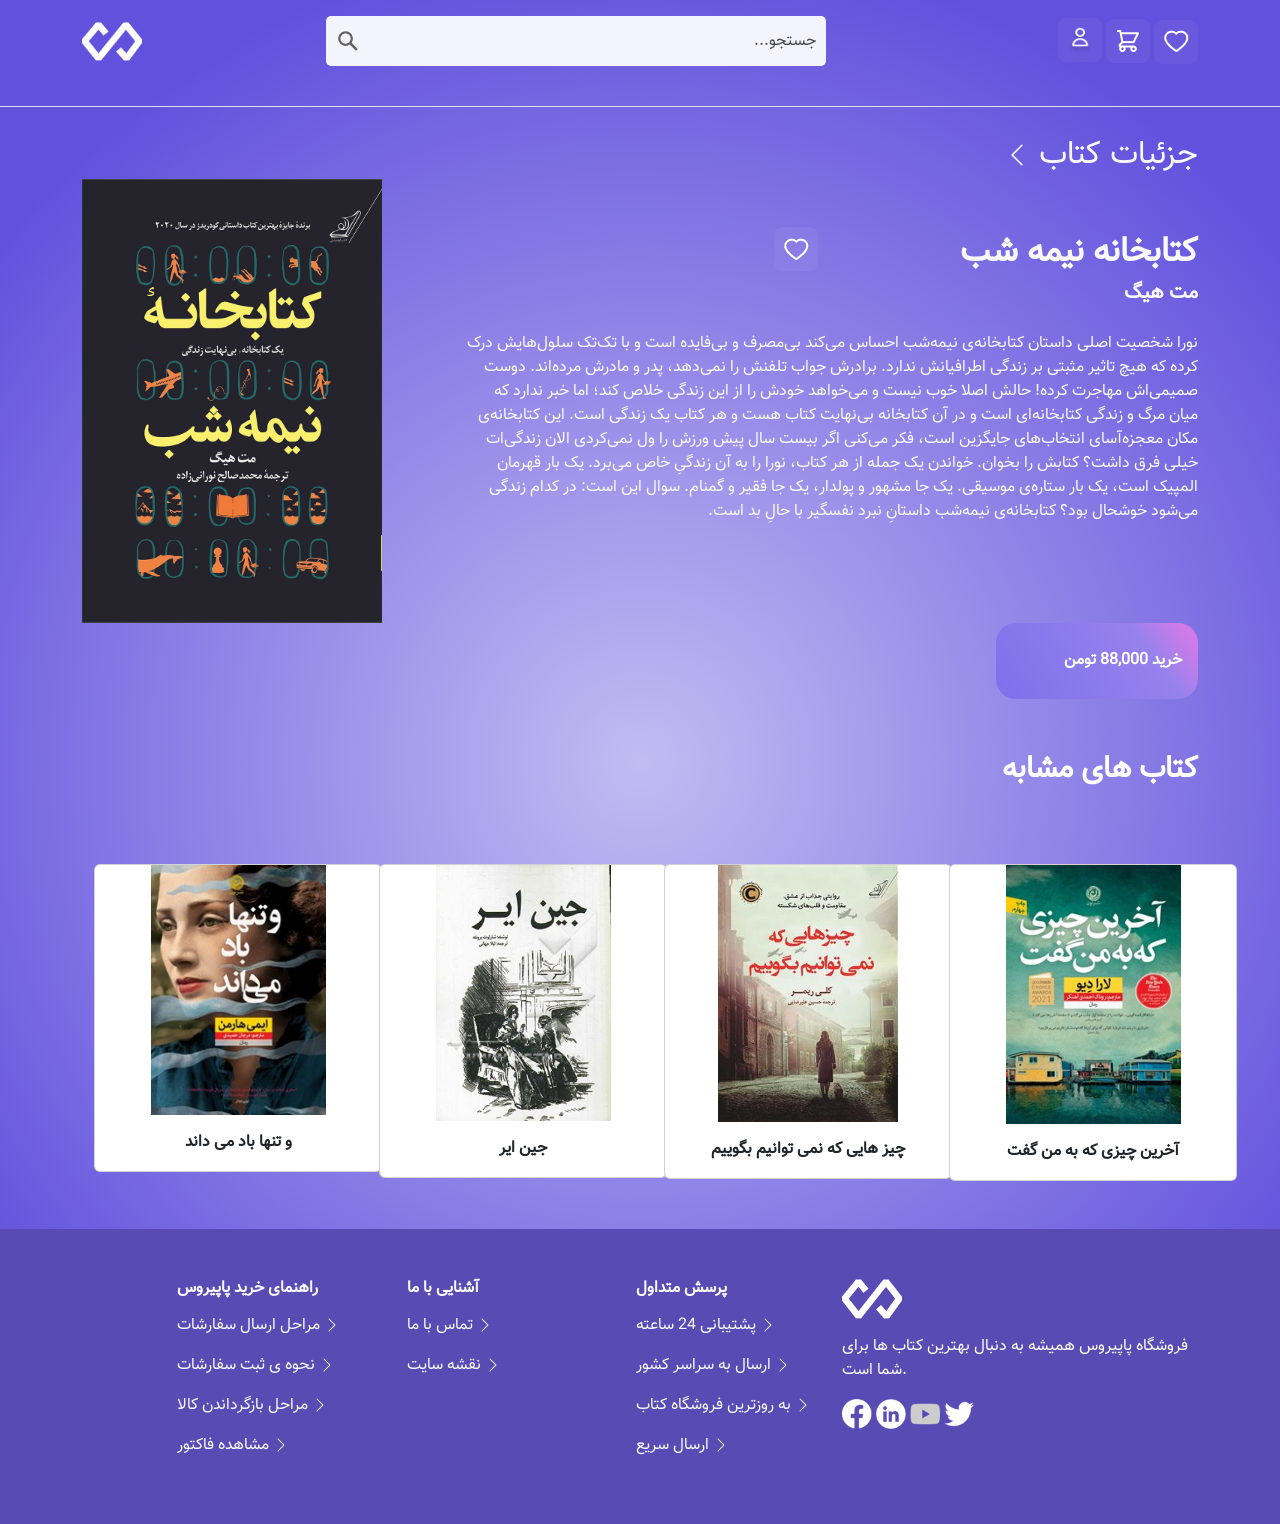
<file: frontend/index3.html>
<!DOCTYPE html>
<html lang="en">
  <head>
    <meta charset="UTF-8" />
    <meta name="viewport" content="width=device-width, initial-scale=1.0" />
    <title>کتابخانه نیمه شب</title>
    <link rel="stylesheet" href="statics/style.css" />
    <link rel="stylesheet" href="./statics/bootstrap/bootstrap.min.css" />
  </head>
  <body> 
    <section class="sec-1">
    <div class="container">
      <header
        class="d-flex flex-wrap align-items-center justify-content-center py-3 mb-4"
      >
        <div class="col-md-2 col-lg-2 mb-2 mb-md-0 logo">
          <a href="" class="text-decoration-none">
            <img
              src="./statics/icon/Logo (Stroke) (2).png"
              style="width: 60px; height: 39px"
            />
          </a>
        </div>
        <div class="col-md-6 col-lg-6" dir="rtl">
          <form>
            <input
              type="search"
              id="query"
              name="q"
              placeholder="جستجو..."
              aria-label="Search through site content"
            />
            <button class="search">
              <svg viewBox="0 0 1024 1024">
                <path
                  class="path1"
                  d="M848.471 928l-263.059-263.059c-48.941 36.706-110.118 55.059-177.412 55.059-171.294 0-312-140.706-312-312s140.706-312 312-312c171.294 0 312 140.706 312 312 0 67.294-24.471 128.471-55.059 177.412l263.059 263.059-79.529 79.529zM189.623 408.078c0 121.364 97.091 218.455 218.455 218.455s218.455-97.091 218.455-218.455c0-121.364-103.159-218.455-218.455-218.455-121.364 0-218.455 97.091-218.455 218.455z"
                ></path>
              </svg>
            </button>
          </form>
        </div>
        <div class="col-md-4 col-lg-4 icons text-end">
          <button class="btn-donate rounded-4">
            <div class="button-inner">
              <img style="width: 23.29px" src="./statics/icon/user.png"  />
            </div>
          </button>
          <button class="btn-donate rounded-4">
            <div class="button-inner">
              <img style="width: 24px" src="./statics/icon/shopping-cart.png" />
            </div>
          </button>
          <button class="btn-donate rounded-4">
            <div class="button-inner"><img src="./statics/icon/HEART (2).png" /></div>
          </button>
        </div>
      </header>
    </div>
    <div class="border-bottom mb-4"></div>
  </section>
    <section class="sec-13">
      <div class="container">
        <div class="best-selling text-light fs-2" dir="rtl">
          <a class="text-decoration-none text-light" href="#">
            جزئیات کتاب
            <svg
              xmlns="http://www.w3.org/2000/svg"
              width="26"
              height="26"
              fill="currentColor"
              class="bi bi-chevron-left"
              viewBox="0 0 16 16"
            >
              <path
                fill-rule="evenodd"
                d="M11.354 1.646a.5.5 0 0 1 0 .708L5.707 8l5.647 5.646a.5.5 0 0 1-.708.708l-6-6a.5.5 0 0 1 0-.708l6-6a.5.5 0 0 1 .708 0"
              />
            </svg>
          </a>
        </div>
        <div class="row">
          <div class="col-lg-4 boka">
            <img style="width: 300px" src="./statics/img-book/1234.jpg" />
          </div>
          <div class="col-lg-8 mt-5" dir="rtl">
            <div class="row">
              <div class="col-6 text-light fw-bold text-book">
                <div class="textb">کتابخانه نیمه شب</div>
                <div class="textb1">مت هیگ</div>
              </div>
              <div class="col-6">
                <button class="btn-donate rounded-4">
                  <div class="button-inner">
                    <img src="./statics/icon/HEART (2).png" />
                  </div>
                </button>
              </div>
            </div>
            <p class="text-light mt-4">
              نورا شخصیت اصلی داستان کتابخانه‌ی نیمه‌شب احساس می‌کند بی‌مصرف و
              بی‌فایده است و با تک‌تک سلول‌هایش درک کرده که هیچ تاثیر مثبتی بر
              زندگی اطرافیانش ندارد. برادرش جواب تلفنش را نمی‌دهد، پدر و مادرش
              مرده‌اند. دوست صمیمی‌اش مهاجرت کرده! حالش اصلا خوب نیست و می‌خواهد
              خودش را از این زندگی خلاص کند؛ اما خبر ندارد که میان مرگ و زندگی
              کتابخانه‌ای است و در آن کتابخانه‌ بی‌نهایت کتاب هست و هر کتاب یک
              زندگی است. این کتابخانه‌ی مکان معجزه‌آسای انتخاب‌های جایگزین است،
              فکر می‌کنی اگر بیست سال پیش ورزش را ول نمی‌کردی الان زندگی‌ات خیلی
              فرق داشت؟ کتابش را بخوان. خواندن یک جمله از هر کتاب، نورا را به آن
              زندگیِ خاص می‌برد. یک بار قهرمان المپیک است، یک بار ستاره‌ی
              موسیقی. یک جا مشهور و پولدار، یک جا فقیر و گمنام. سوال این است: در
              کدام زندگی می‌شود خوشحال بود؟ کتابخانه‌ی نیمه‌شب داستانِ نبرد
              نفسگیر با حالِ بد است.
            </p>
          </div>
        </div>
        <div class="price" dir="rtl">
          <button class="fw-bold">خرید 88,000 تومن</button>
        </div>
      </div>
    </section>
    <section class="sec-14 mt-5">
      <div class="container">
        <div class="newbook">
          <div class="newbok1" dir="rtl">
            کتاب های مشابه
          </div>
          <div class="row mt-4">
            <div class="col-lg-3 col-md-6 g-5 cardbok">
              <div class="card d-flex align-items-center">
                <a href="#"><img style="width: 175px;" src="./statics/img-book/4-2.jpg" /></a>
                <div class="card-body">
                  <p class="card-text fs-6"> و تنها باد می داند</p>
                </div>
              </div>
            </div>
            <div class="col-lg-3 col-md-6 g-5 cardbok">
              <div class="card d-flex align-items-center">
                <a href="#"><img style="width: 175px;" src="./statics/img-book/1-22.jpg" /></a>
                <div class="card-body">
                  <p class="card-text fs-6"> جین ایر</p>
                </div>
              </div>
            </div>
            <div class="col-lg-3 col-md-6 g-5 cardbok">
              <div class="card d-flex align-items-center cardw">
                <a href="#"><img style="width: 180px;" src="./statics/img-book/1-23.jpg" /></a>
                <div class="card-body ">
                  <p class="card-text fs-6 ">چیز هایی که نمی توانیم بگوییم</p>
                </div>
              </div>
            </div>
            <div class="col-lg-3 col-md-6 g-5 cardbok">
              <div class="card d-flex align-items-center">
                <a href="#"><img style="width: 175px;" src="./statics/img-book/6-2.jpg" /></a>
                <div class="card-body">
                  <p class="card-text fs-6">آخرین چیزی که به من گفت </p>
                </div>
              </div>
            </div>
          </div>
        </div>
      </div>
    </section>
    <footer class="sec-10 mt-5">
      <div class="container">
        <div class="footer">
          <div class="row">
            <div class="col-lg-7 offset-md-1">
              <div class="row g-5">
                <div class="col-lg-4">
                  <h6 class="fw-bold footer-header w-60 text-light">
                    راهنمای خرید پاپیروس
                  </h6>
                  <ul class="list-unstyled">
                    <li>
                      <a href="#" class="footer-link text-light nav-link mt-3">
                        مراحل ارسال سفارشات
                        <svg
                          xmlns="http://www.w3.org/2000/svg"
                          width="16"
                          height="16"
                          fill="currentColor"
                          class="bi bi-chevron-right"
                          viewBox="0 0 16 16"
                        >
                          <path
                            fill-rule="evenodd"
                            d="M4.646 1.646a.5.5 0 0 1 .708 0l6 6a.5.5 0 0 1 0 .708l-6 6a.5.5 0 0 1-.708-.708L10.293 8 4.646 2.354a.5.5 0 0 1 0-.708"
                          />
                        </svg>
                      </a>
                    </li>
                    <li>
                      <a href="#" class="footer-link text-light nav-link mt-3">
                        نحوه ی ثبت سفارشات
                        <svg
                          xmlns="http://www.w3.org/2000/svg"
                          width="16"
                          height="16"
                          fill="currentColor"
                          class="bi bi-chevron-right"
                          viewBox="0 0 16 16"
                        >
                          <path
                            fill-rule="evenodd"
                            d="M4.646 1.646a.5.5 0 0 1 .708 0l6 6a.5.5 0 0 1 0 .708l-6 6a.5.5 0 0 1-.708-.708L10.293 8 4.646 2.354a.5.5 0 0 1 0-.708"
                          />
                        </svg>
                      </a>
                    </li>
                    <li>
                      <a href="#" class="footer-link text-light nav-link mt-3"
                        >مراحل بازگرداندن کالا
                        <svg
                          xmlns="http://www.w3.org/2000/svg"
                          width="16"
                          height="16"
                          fill="currentColor"
                          class="bi bi-chevron-right"
                          viewBox="0 0 16 16"
                        >
                          <path
                            fill-rule="evenodd"
                            d="M4.646 1.646a.5.5 0 0 1 .708 0l6 6a.5.5 0 0 1 0 .708l-6 6a.5.5 0 0 1-.708-.708L10.293 8 4.646 2.354a.5.5 0 0 1 0-.708"
                          />
                        </svg>
                      </a>
                    </li>
                    <li>
                      <a href="#" class="footer-link text-light nav-link mt-3"
                        >مشاهده فاکتور
                        <svg
                          xmlns="http://www.w3.org/2000/svg"
                          width="16"
                          height="16"
                          fill="currentColor"
                          class="bi bi-chevron-right"
                          viewBox="0 0 16 16"
                        >
                          <path
                            fill-rule="evenodd"
                            d="M4.646 1.646a.5.5 0 0 1 .708 0l6 6a.5.5 0 0 1 0 .708l-6 6a.5.5 0 0 1-.708-.708L10.293 8 4.646 2.354a.5.5 0 0 1 0-.708"
                          />
                        </svg>
                      </a>
                    </li>
                  </ul>
                </div>
                <div class="col-lg-4">
                  <h6 class="fw-bold footer-header w-60 text-light">
                    آشنایی با ما
                  </h6>
                  <ul class="list-unstyled">
                    <li>
                      <a href="#" class="footer-link text-light nav-link mt-3">
                        تماس با ما
                        <svg
                          xmlns="http://www.w3.org/2000/svg"
                          width="16"
                          height="16"
                          fill="currentColor"
                          class="bi bi-chevron-right"
                          viewBox="0 0 16 16"
                        >
                          <path
                            fill-rule="evenodd"
                            d="M4.646 1.646a.5.5 0 0 1 .708 0l6 6a.5.5 0 0 1 0 .708l-6 6a.5.5 0 0 1-.708-.708L10.293 8 4.646 2.354a.5.5 0 0 1 0-.708"
                          />
                        </svg>
                      </a>
                    </li>
                    <li>
                      <a href="#" class="footer-link text-light nav-link mt-3">
                        نقشه سایت
                        <svg
                          xmlns="http://www.w3.org/2000/svg"
                          width="16"
                          height="16"
                          fill="currentColor"
                          class="bi bi-chevron-right"
                          viewBox="0 0 16 16"
                        >
                          <path
                            fill-rule="evenodd"
                            d="M4.646 1.646a.5.5 0 0 1 .708 0l6 6a.5.5 0 0 1 0 .708l-6 6a.5.5 0 0 1-.708-.708L10.293 8 4.646 2.354a.5.5 0 0 1 0-.708"
                          />
                        </svg>
                      </a>
                    </li>
                  </ul>
                </div>
                <div class="col-lg-4">
                  <h6 class="fw-bold footer-header w-60 text-light">
                    پرسش متداول
                  </h6>
                  <ul class="list-unstyled">
                    <li>
                      <a href="#" class="footer-link text-light nav-link mt-3">
                        پشتیبانی 24 ساعته
                        <svg
                          xmlns="http://www.w3.org/2000/svg"
                          width="16"
                          height="16"
                          fill="currentColor"
                          class="bi bi-chevron-right"
                          viewBox="0 0 16 16"
                        >
                          <path
                            fill-rule="evenodd"
                            d="M4.646 1.646a.5.5 0 0 1 .708 0l6 6a.5.5 0 0 1 0 .708l-6 6a.5.5 0 0 1-.708-.708L10.293 8 4.646 2.354a.5.5 0 0 1 0-.708"
                          />
                        </svg>
                      </a>
                    </li>
                    <li>
                      <a href="#" class="footer-link text-light nav-link mt-3">
                        ارسال به سراسر کشور
                        <svg
                          xmlns="http://www.w3.org/2000/svg"
                          width="16"
                          height="16"
                          fill="currentColor"
                          class="bi bi-chevron-right"
                          viewBox="0 0 16 16"
                        >
                          <path
                            fill-rule="evenodd"
                            d="M4.646 1.646a.5.5 0 0 1 .708 0l6 6a.5.5 0 0 1 0 .708l-6 6a.5.5 0 0 1-.708-.708L10.293 8 4.646 2.354a.5.5 0 0 1 0-.708"
                          />
                        </svg>
                      </a>
                    </li>
                    <li>
                      <a href="#" class="footer-link text-light nav-link mt-3">
                        به روزترین فروشگاه کتاب
                        <svg
                          xmlns="http://www.w3.org/2000/svg"
                          width="16"
                          height="16"
                          fill="currentColor"
                          class="bi bi-chevron-right"
                          viewBox="0 0 16 16"
                        >
                          <path
                            fill-rule="evenodd"
                            d="M4.646 1.646a.5.5 0 0 1 .708 0l6 6a.5.5 0 0 1 0 .708l-6 6a.5.5 0 0 1-.708-.708L10.293 8 4.646 2.354a.5.5 0 0 1 0-.708"
                          />
                        </svg>
                      </a>
                    </li>
                    <li>
                      <a href="#" class="text-light nav-link mt-3">
                        ارسال سریع
                        <svg
                          xmlns="http://www.w3.org/2000/svg"
                          width="16"
                          height="16"
                          fill="currentColor"
                          class="bi bi-chevron-right"
                          viewBox="0 0 16 16"
                        >
                          <path
                            fill-rule="evenodd"
                            d="M4.646 1.646a.5.5 0 0 1 .708 0l6 6a.5.5 0 0 1 0 .708l-6 6a.5.5 0 0 1-.708-.708L10.293 8 4.646 2.354a.5.5 0 0 1 0-.708"
                          />
                        </svg>
                      </a>
                    </li>
                  </ul>
                </div>
              </div>
            </div>
            <div class="col-lg-4">
              <div class="logo2">
                <img src="./statics/icon/Logo (Stroke) (2).png" />
              </div>
              <div class="textfotter mt-3">
                فروشگاه پاپیروس همیشه به دنبال بهترین کتاب ها برای شما است.
              </div>
              <div class="iconcontent mt-3">
                <img style="width:30px;" src="./statics/icon/Mask group (3).png" />
                <img style="width:30px;" src="./statics/icon/Mask group (4).png" />
                <img style="width:30px;" src="./statics/icon/Mask group (5).png" />
                <img style="width:30px;" src="./statics/icon/Mask group.png" />
              </div>
            </div>
          </div>
        </div>
      </div>
    </footer>
    <script src="./statics/bootstrap/bootstrap.min.js"></script>
  </body>
</html>
</file>
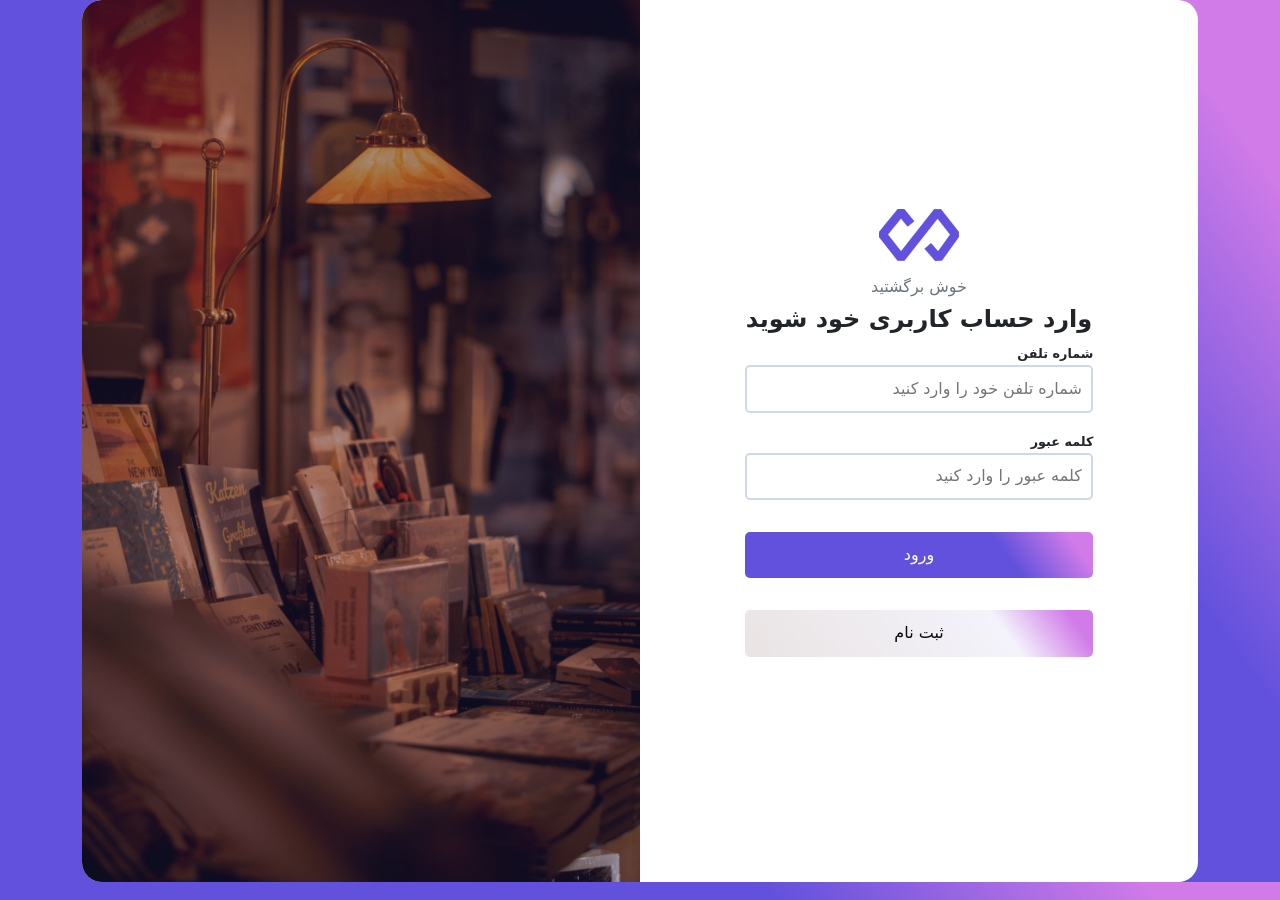
<file: book-store-master/frontend/log in.html>
<!DOCTYPE html>
<html lang="en">
  <head>
    <meta charset="UTF-8" />
    <meta name="viewport" content="width=device-width, initial-scale=1.0" />
    <title>log in</title>
    <link rel="stylesheet" href="style1.css" />
    <link rel="stylesheet" href="bootstrap/bootstrap.min.css" />
  </head>
  <body  id="default-form" >
    <section>
        <div class="container">
            <div class="login__form">
              <div class="login__form__img">
                <img src="img-book/Picture.png"  alt=""/>
              </div>
              <div class="login__form__right" dir="rtl" >
                <img style="width: 80px;" src="icon/Logo (Stroke).png">
                <h6 class="mt-3 text-secondary">خوش برگشتید </h6>
                <h4 class="fw-bold"> وارد حساب کاربری خود شوید</h4>
                <form action=""id="form-elements">
                  <!-- <label class="text-dark fw-bold" for="input-email">ایمیل</label>
                  <input type="text" placeholder="ایمیل خود را وارد کنید" class="username" maxlength="27" onkeydown="usernameValidation()" />
                  <span class="username-validation">باید شامل 27 نویسه باشد</span> -->
                  <label class="text-dark fw-bold" for="input-phone">شماره تلفن</label>
                  <input type="number" placeholder="شماره تلفن خود را وارد کنید" class="number" />
                  <br>
                  <label class="text-dark fw-bold" for="input-pass">کلمه عبور </label>
                  <input type="password" placeholder="کلمه عبور را وارد کنید" class="password" minlength="8" onkeydown="passwordValidation()" />
                  <span class="password-validation">باید دارای 8 کاراکتر باشد </span>
                  <button class="login-btn">ورود</button>
                  <div class="singin"> <button class="" >ثبت نام</button>
                  </div>
                </form>
              </div>
            </div>
          </div>
        </section>
    





    <script src="bootstrap/bootstrap.min.js"></script>
    <script src="script.js"></script>
  </body>
</html>
</file>
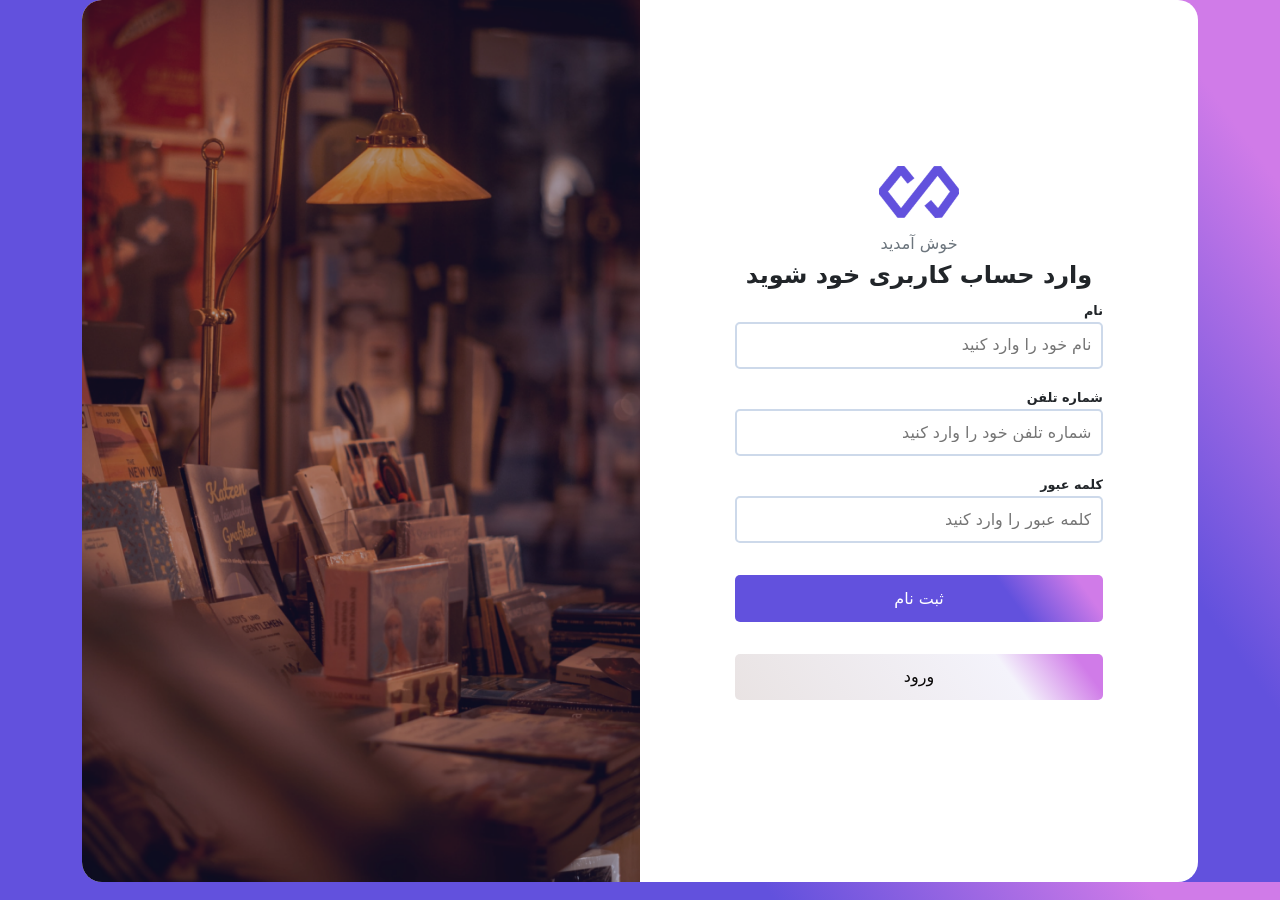
<file: book-store-master/frontend/sing up.html>
<!DOCTYPE html>
<html lang="en">
  <head>
    <meta charset="UTF-8" />
    <meta name="viewport" content="width=device-width, initial-scale=1.0" />
    <title>sing up</title>
    <link rel="stylesheet" href="style1.css" />
    <link rel="stylesheet" href="bootstrap/bootstrap.min.css" />
  </head>
  <body  id="default-form" >
    <section>
        <div class="container">
            <div class="login__form">
              <div class="login__form__img">
                <img src="img-book/Picture.png"  alt=""/>
              </div>
              <div class="login__form__right" dir="rtl" >
                <img style="width: 80px;" src="icon/Logo (Stroke).png">
                <h6 class="mt-3 text-secondary">خوش آمدید </h6>
                <h4 class="fw-bold"> وارد حساب کاربری خود شوید</h4>
                <form action=""id="form-elements">
                    <label class="text-dark fw-bold" >نام</label>
                    <input type="text" placeholder="نام خود را وارد کنید"  />
                   <br>
                  <!-- <label class="text-dark fw-bold" for="input-email">ایمیل</label>
                  <input type="text" placeholder="ایمیل خود را وارد کنید" class="username" maxlength="27" onkeydown="usernameValidation()" />
                  <span class="username-validation">باید شامل 12 نویسه باشد</span> -->
                  <label class="text-dark fw-bold" for="input-phone">شماره تلفن</label>
                  <input type="number" placeholder="شماره تلفن خود را وارد کنید" class="number" />
                  <br>
                  <label class="text-dark fw-bold" for="input-pass">کلمه عبور</label>
                  <input type="password" placeholder="کلمه عبور را وارد کنید" class="password" maxlength="8" onkeydown="passwordValidation()" />
                  <span class="password-validation">باید دارای 8 کاراکتر باشد </span>
                  <button class="login-btn">ثبت نام</button>
                  <div class="singin"> <button class="" >ورود </button>
                  </div>
                </form>
              </div>
            </div>
          </div>
        </section>
    





    <script src="bootstrap/bootstrap.min.js"></script>
    <script src="script.js"></script>

  </body>
</html>
</file>
<file: frontend/statics/style.css>
@font-face {
  font-family: "vazir";
  src: url("font/vazir.eot");
  src: url("font/vazir.eot?#iefix") format("embedded-opentype");
  src: url("font/Vazir.woff2") format("woff2"),
    url("font/Vazir.woff") format("woff"),
    url("font/Vazir.ttf") format("truetype");
}

body {
  font-family: "vazir" !important;
  box-sizing: border-box;
/* background-color: #faaca8;
  background-image: linear-gradient(19deg, #faaca8 0%, #ddd6f3 100%);  */
  background: rgb(0, 0, 0);
  background: radial-gradient(
    circle,
    rgba(97, 81, 221, 0.39) 0%,
    rgba(98, 81, 221, 1) 83%,
    rgba(98, 81, 221, 1) 94%
  );

}
.box2 {
  background-image: linear-gradient(to right, #d07be8, #ffffff);
  border-radius: 142px 142px 142px 142px;
  width: 200px;
  height: 200px;
}
.box3 {
  border-radius: 31% 69% 23% 77% / 66% 18% 82% 34%;
  width: 200px;
  height: 200px;
  background-image: linear-gradient(to right, #9685ee, #ffffff);
}

.box4 {
  border-radius: 142px 142px 142px 142px;
  width: 140px;
  height: 140px;
  background-color: #4158d0;
  background-image: linear-gradient(
    43deg,
    #4158d0 0%,
    #c850c0 46%,
    #ffcc70 100%
  );
}
.box5 {
  border-radius: 142px 142px 142px 142px;
  width: 230px;
  height: 230px;
  background-color: #D9AFD9;
  background-image: linear-gradient(0deg, #D9AFD9 0%, #97D9E1 100%);
  
}

.box6 {
  border-radius: 142px 142px 142px 142px;
  width: 40px;
  height: 40px;
  background-color: #FFDEE9;
  background-image: linear-gradient(0deg, #FFDEE9 0%, #025d5a 100%);
  
  
}
.box7 {
  border-radius: 100% 0% 100% 0% / 28% 73% 27% 72% ;
  width: 200px;
  height: 200px;
  background-color: #FAACA8;
  background-image: linear-gradient(19deg, #FAACA8 0%, #DDD6F3 100%);
  
}
.box8{
  border-radius: 142px 142px 142px 142px;
  width: 140px;
  height: 140px;
  background-color: #FFDEE9;
  background-image: linear-gradient(0deg, #FFDEE9 0%, #B5FFFC 100%);
  
  
}
button {
  all: unset;
  cursor: pointer;
  width: 44px;
  height: 44px;
}

.search svg {
  color: #646161;
  fill: currentColor;
  width: 44px;
  height: 44px;
  padding: 10px;
}
::placeholder {
  color: #000000;
  opacity: 0.7;
}
input {
  all: unset;
  font: 16px system-ui;
  color: #000000;
  height: 100%;
  width: 100%;
  padding: 6px 10px;
}
form {
  background-color: #f4f4ff;
  width: 600px;
  height: 50px;
  border-radius: 5px;
  display: flex;
  flex-direction: row;
  align-items: center;
}
@media (max-width: 1298px) {
  form {
    background-color: #f4f4ff;
    width: 500px;
    height: 50px;
  }
}
@media (max-width: 1042px) {
  form {
    background-color: #f4f4ff;
    width: 450px;
    height: 50px;
  }
}
@media (max-width: 900px) {
  form {
    width: 390px;
    height: 50px;
  }
}
@media (max-width: 428px) {
  form {
    width: 350px;
    height: 50px;
  }
  
}
@media (max-width: 330px) {
  form {
    width: 300px;
    height: 50px;
  }
}
@media (max-width: 756px) {
.card{
  position: relative;
  left: 40px;
}
/* .book1{
  position: relative;
  left: 30px;
} */
}
.carousel-indicators {
  width: 205px;
  margin-bottom: 0rem;
}

/* icon */
.button {
  width: 50px;
  height: 55px;
  transition: all 0.2s;
  position: relative;
  cursor: pointer;
  background: none;
  outline: none;
  border: none;
}

.button-inner {
  width: inherit;
  height: inherit;
  background: rgba(255, 255, 255, 0.05);
  backdrop-filter: blur(10px);
  border-radius: 8px;
  display: flex;
  text-align: center;
  justify-content: center;
  align-items: center;
  font-size: 20px;
  font-weight: 900;
  letter-spacing: 0.1em;
  color: #dedde8;
}
.button-inner:hover {
  box-shadow: 0 0 10px#9f94f1;
}

.see a {
  position: relative;
  right: 450px;
  color: #fff;
}
.books h3 {
  color: #fff;
  /* box-shadow: 0px 0px 20px 1px #efeff6;
  padding:20px;
  border-radius: 10px; */
  display: inline-block;
  font: bold;
  font-weight: 900;
}

/* card */
.container1 {
  color: #6251dd;
  position: relative;
  font-family: sans-serif;
}

.container1 .box {
  width: 290px;
  height: 170px;
  padding: 1rem;
  background-color: rgba(255, 255, 255, 0.074);
  border: 1px solid rgba(255, 255, 255, 0.222);
  /* -webkit-backdrop-filter: blur(70px); */
  backdrop-filter: blur(30px);
  border-radius: 0.7rem;
  transition: all ease 0.3s;
}

/* .container1 .box {
  display: flex;
  flex-direction: column;
  justify-content: space-between;
} */

.container1 .box img {
  width: 90px;
}
.container1 .box:hover {
  box-shadow: 0px 0px 20px 1px #efeff6;
  border: 1px solid rgba(255, 255, 255, 0.454);
}
.boxchild h5 {
  color: #000000;
  font-weight: 700;
}
.boxchild h4 {
  color: #000000;
  font-weight: 500;
}
.boxchild h6 {
  color: #090937;
}
@media (max-width: 900px) {
  .container1 {
    position: relative;
    right: 50px;
  }
  .see a {
    position: relative;
    right: 350px;
    color: #fff;
  }
}
@media (max-width: 576px) {
  .container1 {
    position: relative;
    right: 20px;
  }
  .see a {
    position: relative;
    right: 220px;
    color: #fff;
  }
}
.book1 img {
  width: 300px;
  height: 200px;
}
@media (max-width: 766px) {
  .icons {
    margin-top: 20px;
  }
}
/* .sec-7 {
  background-image: linear-gradient(to right, #FAACA8, #ffffff);
  padding: 50px;
} */
.sec-7 {
  background-image: linear-gradient(to right, rgba(98,81,221,1), #ffffff);
  padding: 50px;
}
.contbook p {
  font-size: 20px;
}

.newbok1{
font-size: 30px;
font-weight: 800;
color: #fff;
}

.card-body p{
  font-size: 20px;
font-weight: 800;
}
.card{
  width: 18rem; 
  height: 20rem;
}
.sec-10 {
  background: rgba(88,75,180,1);
  padding: 50px;
}
.textfotter{
color: #fff;
}
@media (max-width: 1204px) {
  .container1 .box {
    width: 230px;
    height: 170px;
    padding: 1rem;
  }
  .container1 .box img {
    width: 70px;
  }
  /* .see a {
    position: relative;
    right: 300px;
    color: #fff;
  } */
  .card{
    width: 18rem; 
    height: 20rem;
  }
  .card img{
    width: 7rem;
  }
}
@media (max-width: 576px) {
.newbok1{
font-size: 20px;
font-weight: 800;
}
}

@media (max-width: 428px) {
.sec-9{
  position: relative;
  left: 30px;
}
.rowbok{
position: relative;
right:35px;
}
.boka img{
  position: relative;
  left: 30px;
  width:150px ;
}
.textb{
  font-size:18px;
}
.textb1{
  font-size: 10px;
}
}
.text-book{
font-size: 34px;
}
.textb1{
  font-size: 20px;
}
.price button{
  background: rgb(98, 81, 221);
  background: linear-gradient(
    54deg,
    rgb(126, 112, 235) 0%,
    rgb(150, 130, 237) 73%,
    rgba(208, 123, 232, 1) 93%
  );
  border-radius:20px;
  border: none;
  color: #fff;
  font-size: 1rem;
  width: 170px;
  padding:1rem;
  direction: rtl;
  display: inline-block;
}
.price button:hover{
  box-shadow: 0px 0px 20px 1px rgba(208, 123, 232, 1);
}
</file>
<file: book-store-master/frontend/statics/style.css>
@font-face {
  font-family: "vazir";
  src: url("font/vazir.eot");
  src: url("font/vazir.eot?#iefix") format("embedded-opentype");
  src: url("font/Vazir.woff2") format("woff2"),
    url("font/Vazir.woff") format("woff"),
    url("font/Vazir.ttf") format("truetype");
}

body {
  font-family: "vazir" !important;
  box-sizing: border-box;
/* background-color: #faaca8;
  background-image: linear-gradient(19deg, #faaca8 0%, #ddd6f3 100%);  */
  background: rgb(0, 0, 0);
  background: radial-gradient(
    circle,
    rgba(97, 81, 221, 0.39) 0%,
    rgba(98, 81, 221, 1) 83%,
    rgba(98, 81, 221, 1) 94%
  );

}
.box2 {
  background-image: linear-gradient(to right, #d07be8, #ffffff);
  border-radius: 142px 142px 142px 142px;
  width: 200px;
  height: 200px;
}
.box3 {
  border-radius: 31% 69% 23% 77% / 66% 18% 82% 34%;
  width: 200px;
  height: 200px;
  background-image: linear-gradient(to right, #9685ee, #ffffff);
}

.box4 {
  border-radius: 142px 142px 142px 142px;
  width: 140px;
  height: 140px;
  background-color: #4158d0;
  background-image: linear-gradient(
    43deg,
    #4158d0 0%,
    #c850c0 46%,
    #ffcc70 100%
  );
}
.box5 {
  border-radius: 142px 142px 142px 142px;
  width: 230px;
  height: 230px;
  background-color: #D9AFD9;
  background-image: linear-gradient(0deg, #D9AFD9 0%, #97D9E1 100%);
  
}

.box6 {
  border-radius: 142px 142px 142px 142px;
  width: 40px;
  height: 40px;
  background-color: #FFDEE9;
  background-image: linear-gradient(0deg, #FFDEE9 0%, #025d5a 100%);
  
  
}
.box7 {
  border-radius: 100% 0% 100% 0% / 28% 73% 27% 72% ;
  width: 200px;
  height: 200px;
  background-color: #FAACA8;
  background-image: linear-gradient(19deg, #FAACA8 0%, #DDD6F3 100%);
  
}
.box8{
  border-radius: 142px 142px 142px 142px;
  width: 140px;
  height: 140px;
  background-color: #FFDEE9;
  background-image: linear-gradient(0deg, #FFDEE9 0%, #B5FFFC 100%);
  
  
}
button {
  all: unset;
  cursor: pointer;
  width: 44px;
  height: 44px;
}

.search svg {
  color: #646161;
  fill: currentColor;
  width: 44px;
  height: 44px;
  padding: 10px;
}
::placeholder {
  color: #000000;
  opacity: 0.7;
}
input {
  all: unset;
  font: 16px system-ui;
  color: #000000;
  height: 100%;
  width: 100%;
  padding: 6px 10px;
}
form {
  background-color: #f4f4ff;
  width: 600px;
  height: 50px;
  border-radius: 5px;
  display: flex;
  flex-direction: row;
  align-items: center;
}
@media (max-width: 1298px) {
  form {
    background-color: #f4f4ff;
    width: 500px;
    height: 50px;
  }
}
@media (max-width: 1042px) {
  form {
    background-color: #f4f4ff;
    width: 450px;
    height: 50px;
  }
}
@media (max-width: 900px) {
  form {
    width: 390px;
    height: 50px;
  }
}
@media (max-width: 428px) {
  form {
    width: 350px;
    height: 50px;
  }
  
}
@media (max-width: 330px) {
  form {
    width: 300px;
    height: 50px;
  }
}
@media (max-width: 756px) {
.card{
  position: relative;
  left: 40px;
}
/* .book1{
  position: relative;
  left: 30px;
} */
}
.carousel-indicators {
  width: 205px;
  margin-bottom: 0rem;
}

/* icon */
.button {
  width: 50px;
  height: 55px;
  transition: all 0.2s;
  position: relative;
  cursor: pointer;
  background: none;
  outline: none;
  border: none;
}

.button-inner {
  width: inherit;
  height: inherit;
  background: rgba(255, 255, 255, 0.05);
  backdrop-filter: blur(10px);
  border-radius: 8px;
  display: flex;
  text-align: center;
  justify-content: center;
  align-items: center;
  font-size: 20px;
  font-weight: 900;
  letter-spacing: 0.1em;
  color: #dedde8;
}
.button-inner:hover {
  box-shadow: 0 0 10px#9f94f1;
}

.see a {
  position: relative;
  right: 450px;
  color: #fff;
}
.books h3 {
  color: #fff;
  /* box-shadow: 0px 0px 20px 1px #efeff6;
  padding:20px;
  border-radius: 10px; */
  display: inline-block;
  font: bold;
  font-weight: 900;
}

/* card */
.container1 {
  color: #6251dd;
  position: relative;
  font-family: sans-serif;
}

.container1 .box {
  width: 290px;
  height: 170px;
  padding: 1rem;
  background-color: rgba(255, 255, 255, 0.074);
  border: 1px solid rgba(255, 255, 255, 0.222);
  /* -webkit-backdrop-filter: blur(70px); */
  backdrop-filter: blur(30px);
  border-radius: 0.7rem;
  transition: all ease 0.3s;
}

/* .container1 .box {
  display: flex;
  flex-direction: column;
  justify-content: space-between;
} */

.container1 .box img {
  width: 90px;
}
.container1 .box:hover {
  box-shadow: 0px 0px 20px 1px #efeff6;
  border: 1px solid rgba(255, 255, 255, 0.454);
}
.boxchild h5 {
  color: #000000;
  font-weight: 700;
}
.boxchild h4 {
  color: #000000;
  font-weight: 500;
}
.boxchild h6 {
  color: #090937;
}
@media (max-width: 900px) {
  .container1 {
    position: relative;
    right: 50px;
  }
  .see a {
    position: relative;
    right: 350px;
    color: #fff;
  }
}
@media (max-width: 576px) {
  .container1 {
    position: relative;
    right: 20px;
  }
  .see a {
    position: relative;
    right: 220px;
    color: #fff;
  }
}
.book1 img {
  width: 300px;
  height: 200px;
}
@media (max-width: 766px) {
  .icons {
    margin-top: 20px;
  }
}
/* .sec-7 {
  background-image: linear-gradient(to right, #FAACA8, #ffffff);
  padding: 50px;
} */
.sec-7 {
  background-image: linear-gradient(to right, rgba(98,81,221,1), #ffffff);
  padding: 50px;
}
.contbook p {
  font-size: 20px;
}

.newbok1{
font-size: 30px;
font-weight: 800;
color: #fff;
}

.card-body p{
  font-size: 20px;
font-weight: 800;
}
.card{
  width: 18rem; 
  height: 20rem;
}
.sec-10 {
  background: rgba(88,75,180,1);
  padding: 50px;
}
.textfotter{
color: #fff;
}
@media (max-width: 1204px) {
  .container1 .box {
    width: 230px;
    height: 170px;
    padding: 1rem;
  }
  .container1 .box img {
    width: 70px;
  }
  /* .see a {
    position: relative;
    right: 300px;
    color: #fff;
  } */
  .card{
    width: 18rem; 
    height: 20rem;
  }
  .card img{
    width: 7rem;
  }
}
@media (max-width: 576px) {
.newbok1{
font-size: 20px;
font-weight: 800;
}
}

@media (max-width: 428px) {
.sec-9{
  position: relative;
  left: 30px;
}
.rowbok{
position: relative;
right:35px;
}
.boka img{
  position: relative;
  left: 30px;
  width:150px ;
}
.textb{
  font-size:18px;
}
.textb1{
  font-size: 10px;
}
}
.text-book{
font-size: 34px;
}
.textb1{
  font-size: 20px;
}
.price button{
  background: rgb(98, 81, 221);
  background: linear-gradient(
    54deg,
    rgb(126, 112, 235) 0%,
    rgb(150, 130, 237) 73%,
    rgba(208, 123, 232, 1) 93%
  );
  border-radius:20px;
  border: none;
  color: #fff;
  font-size: 1rem;
  width: 170px;
  padding:1rem;
  direction: rtl;
  display: inline-block;
}
.price button:hover{
  box-shadow: 0px 0px 20px 1px rgba(208, 123, 232, 1);
}
</file>
<file: book-store-master/frontend/style1.css>
@font-face {
  font-family: "vazir";
  src: url("font/vazir.eot");
  src: url("font/vazir.eot?#iefix") format("embedded-opentype");
  src: url("font/Vazir.woff2") format("woff2"),
    url("font/Vazir.woff") format("woff"),
    url("font/Vazir.ttf") format("truetype");
}
* {
  margin: 0;
  padding: 0;
  box-sizing: border-box;
}
img {
  max-width: 100%;
  height: auto;
}
body {
  min-height: 90vh;
  display: flex;
  align-items: center;
  justify-content: center;
  /* background-color: #b6d3ff; */
  /* background: rgb(244,210,131);
background: linear-gradient(54deg, rgba(244,210,131,1) 0%, rgba(231,170,62,1) 50%, rgba(231,136,35,1) 100%); */
  font-family: "vazir";
  background: rgb(98, 81, 221);
  background: linear-gradient(
    54deg,
    rgba(98, 81, 221, 1) 0%,
    rgba(98, 81, 221, 1) 73%,
    rgba(208, 123, 232, 1) 93%
  );
}
.container {
  max-width: 1280px;
}
.login__form {
  display: flex;
  flex-direction: column;
  background-color: #fff;
  border-radius: 20px;
  overflow: hidden;
  min-height: 80vh;
}
.login__form__img img {
  width: 100%;
  height: 30vh;
  object-fit: cover;
}
.login__form__right {
  padding: 2rem;
}
.login__form__right h1 {
  margin-bottom: 2rem;
}
.login__form__right form input,
.login__form__right form button {
  width: 100%;
  margin-bottom: 1rem;
  border: 2px solid #cdd9ea;
  padding: 0.6rem;
  border-radius: 5px;
  outline: none;
}
.login__form__right form input:focus {
  border: 2px solid rgb(81, 62, 220);
  box-shadow: 0 0 0px 2px rgba(208, 123, 232, 1);
}
.login__form__right form label {
  color: #989b9f;
  font-size: 0.8rem;
}
.login__form__right form button {
  background: rgb(98, 81, 221);
  background: linear-gradient(
    54deg,
    rgba(98, 81, 221, 1) 0%,
    rgba(98, 81, 221, 1) 73%,
    rgba(208, 123, 232, 1) 93%
  );
  border: none;
  color: #fff;
  font-size: 1rem;
  margin-top: 1rem;
  padding: 0.7rem;
  cursor: pointer;
  transition: background 0.2s ease;
}
@media screen and (min-width: 768px) {
  .login__form {
    display: flex;
    flex-direction: row;
    background-color: #fff;
    border-radius: 20px;
    overflow: hidden;
  }
  .login__form__right {
    padding: 5rem;
    width: 50%;
    display: flex;
    flex-direction: column;
    align-items: center;
    justify-content: center;
  }
  .login__form__img {
    width: 50%;
  }
  .login__form__img img {
    height: 98vh;
    width: 100%;
    display: block;
  }
}
.hidde {
  visibility: hidden;
}
.username-validation,
.password-validation {
  /* color: red; */
  display: none;
  font-size: 15px;
}
.login__form__right form .singin  button{
  background: rgb(233, 227, 227);
  background: linear-gradient(
    54deg,
    rgba(233, 227, 227, 1) 0%,
    rgba(244, 243, 251, 1) 73%,
    rgba(208, 123, 232, 1) 93%
  );
  border: none;
  color: #0a0808;
  font-size: 1rem;
  margin-top: 1rem;
  padding: 0.7rem;
  cursor: pointer;
  transition: background 0.2s ease;
}
</file>
